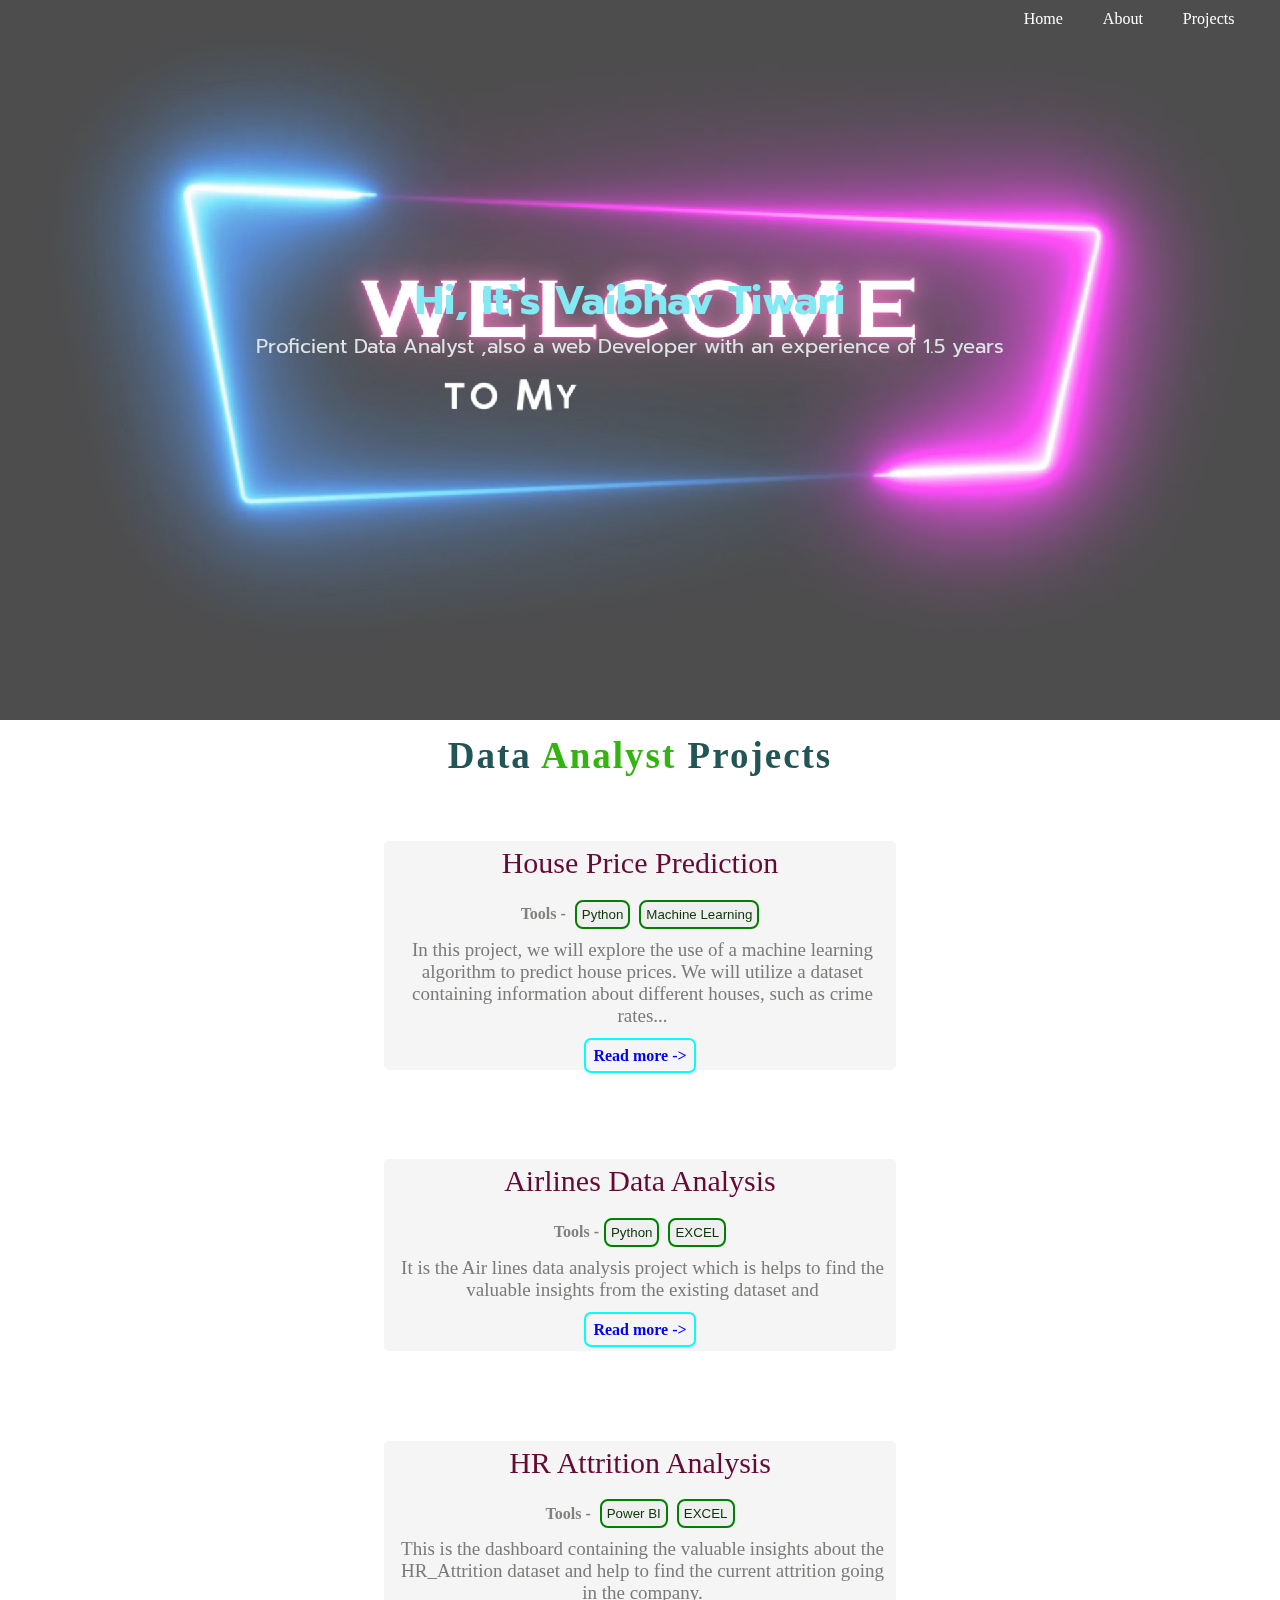
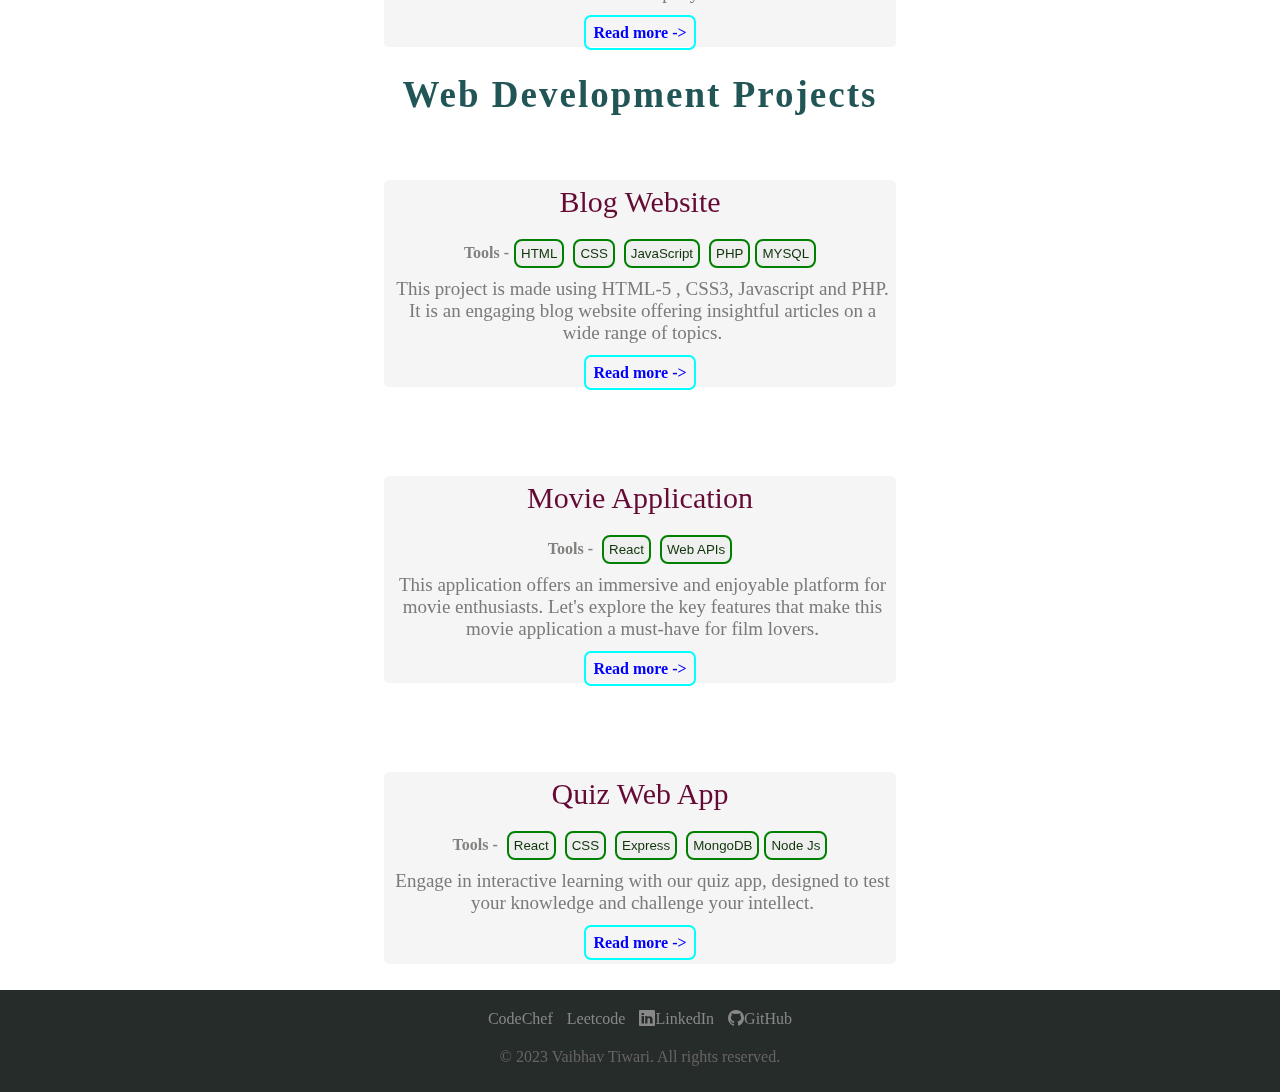
<file: index.html>
<!DOCTYPE html>
<html lang="en">
<head>
    <meta charset="UTF-8">
    <meta name="viewport" content="width=device-width, initial-scale=1.0">
    <title>Home Page</title>
    
  <link href="https://cdn.jsdelivr.net/npm/bootstrap-icons@1.7.2/font/bootstrap-icons.css" rel="stylesheet">
    <link rel="stylesheet" href="index.css">
</head>
<body>
    
<div class="container">
    <nav>
        <ul class="menubar">
            <li><a href="index.html">Home</a></li>
            <li><a href="about.html">About</a></li>
            <li><a href="projects.html">Projects</a></li>
        </ul>
    </nav>


    <div class="navbar_container">
        <div class="container_tag">
            <h3 class="tagline">Hi, It`s Vaibhav Tiwari</h3>
            <small class="tagline_small_content">Proficient Data Analyst ,also a web Developer with an experience of 1.5 years </small>
        </div>
        
        <video src="./All_projects/project images/To my website.mp4" class="background_container" autoplay muted loop>
            Sorry, your browser doesn't support embedded videos.
          </video>
          


    </div>

<div class="projects">
<div class="Data_Analysis_projects">Data <span class="development">Analyst </span>Projects</div>
<div class="cardsCollection">
    <div class="card1">
        <span class="card1_title">House Price Prediction</span>
        <h4 class="tools"> Tools - <button class="btns-tools">Python</button>  <button class="btns-tools">  Machine Learning </button></h4>
        <summary class="card1_summary1">In this project, we will explore the use of a machine learning algorithm to predict house prices. We will utilize a dataset containing information about different houses, 
            such as crime rates... </summary>
             <a href="https://github.com/vaibhavUsa05/House-Price-Prediction" class="read-more">Read more -></a>
    </div>
    <div class="card2">
        <span class="card2_title">Airlines Data Analysis</span>
        <h4 class="tools"> Tools -<button class="btns-tools">Python</button>  <button class="btns-tools">EXCEL</button></h4>
        <summary class="card2_summary2">It is the Air lines data analysis project which is helps to find the valuable insights from the existing dataset and</summary>
             <a href="https://github.com/vaibhavUsa05/Airlines_Data-Analysis" class="read-more">Read more -></a>
    </div>
    <div class="card3">
        <span class="card3_title">HR Attrition Analysis</span>
        <h4 class="tools"> Tools - <button class="btns-tools">Power BI</button>  <button class="btns-tools">EXCEL</button> </h4>
        <summary class="card3_summary3">This is the dashboard containing the valuable insights about the HR_Attrition dataset 
            and help to find the current attrition going in the company.</summary>
             <a href="https://github.com/vaibhavUsa05/HR_Dataset_Visualisation" class="read-more">Read more -></a>
    </div>
</div>
</div>

    <div class="web_developemnt_projects">Web  <span class="Analyst">Development </span>Projects</div>
    <div class="cardsCollection">
        <div class="card1">
            <span class="card1_title">Blog Website</span>
            <h4 class="tools"> Tools -<button class="btns-tools">HTML</button>  <button class="btns-tools">CSS</button>
                <button class="btns-tools">JavaScript
                </button>  <button class="btns-tools">PHP</button><button class="btns-tools">MYSQL</button>
            </h4>
            <summary class="card1_summary1"> This project is made using  HTML-5 , CSS3, Javascript and PHP. 
                It is an engaging blog website offering insightful articles on a wide range of topics.
            </summary>
                 <a href="https://github.com/vaibhavUsa05/Blog-Website" class="read-more">Read more -></a>
        </div>
        <div class="card2">
            <span class="card2_title">Movie Application </span>
            <h4 class="tools"> Tools - <button class="btns-tools">React</button>  <button class="btns-tools">Web APIs</button> </h4>
            <summary class="card2_summary2"> This application offers an immersive and enjoyable platform for movie enthusiasts. 
                Let's explore the key features that make this movie application a must-have for film lovers.</summary>
                 <a href="https://github.com/vaibhavUsa05/HR_Dataset_Visualisation" class="read-more">Read more -></a>
        </div>
        <div class="card3">
            <span class="card3_title">Quiz Web App</span>
            <h4 class="tools"> Tools - <button class="btns-tools">React</button> <button class="btns-tools">CSS</button> <button class="btns-tools">Express</button>
                <button class="btns-tools">MongoDB</button><button class="btns-tools">Node Js</button>
            </h4>
            <summary class="card3_summary3">Engage in interactive learning with our quiz app, 
                designed to test your knowledge and challenge your intellect.</summary>
                 <a href="https://github.com/vaibhavUsa05/Quiz-App" class="read-more">Read more -></a>
        </div>
        <footer>
            <a href="https://www.codechef.com/users/vaibhav_83"><i class="bi bi-codechef"></i>CodeChef</a>
            <a href="https://leetcode.com/vaibhav_79/"><i class="bi bi-hackerrank"></i>Leetcode</a>
            <a href="https://www.linkedin.com/in/vaibhav-tiwari-1631a5248/"><i class="bi bi-linkedin"></i>LinkedIn</a>
            <a href="https://github.com/vaibhavUsa05/"><i class="bi bi-github"></i>GitHub</a>
            <br>
            
        </footer>
        <p class="copyright">
            &copy; 2023 Vaibhav Tiwari. All rights reserved.
        </p>
    </div>
  






  
</div>

</body>
</html>
</file>
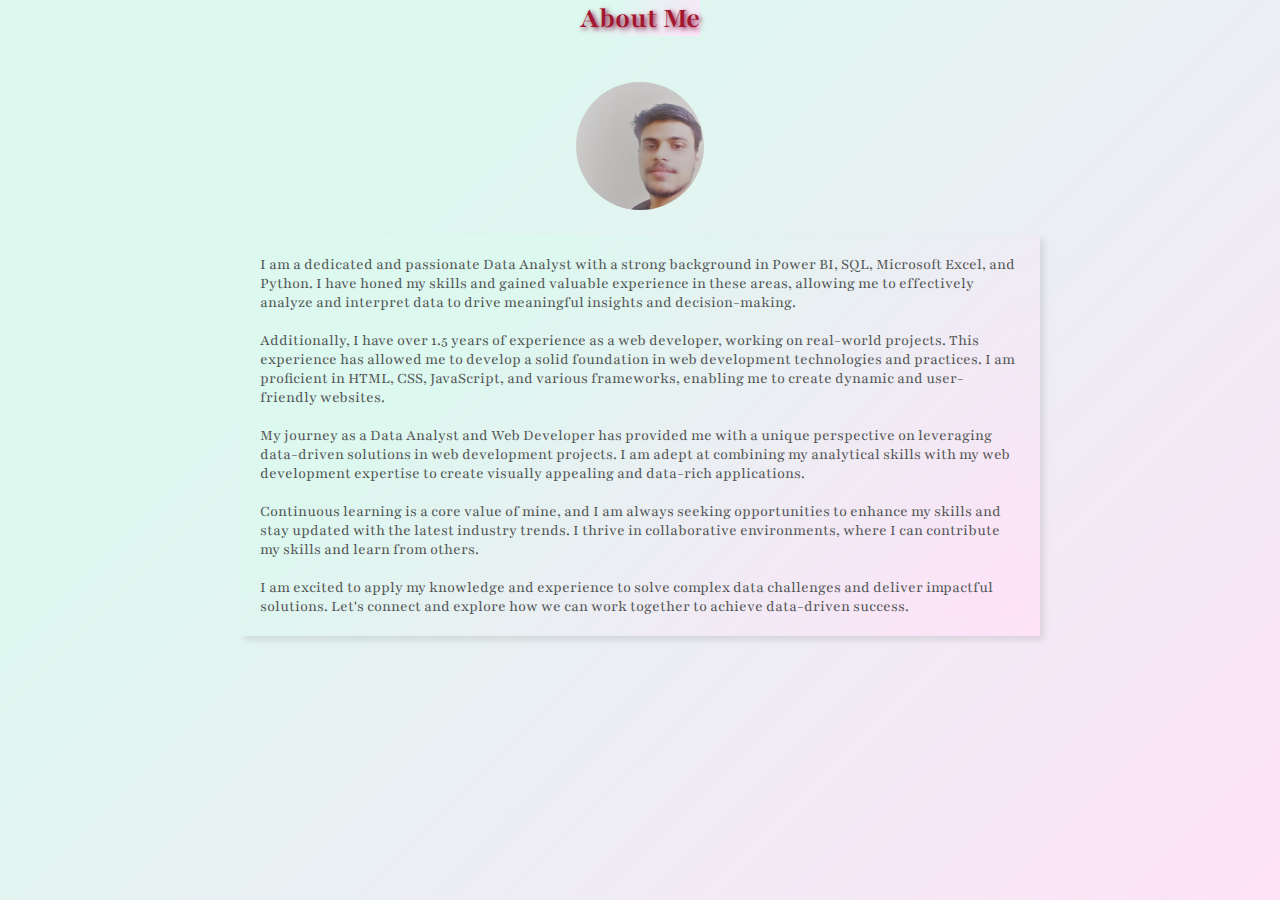
<file: about.html>
<!DOCTYPE html>
<html lang="en">
<head>
    <meta charset="UTF-8">
    <meta name="viewport" content="width=device-width, initial-scale=1.0">
    <title>About</title>
    <link rel="stylesheet" href="about.css">
</head>
<body>
    <div class="container">
        <h1 class="container_about">About Me</h1>
        <img src="vaibhav.jpeg" alt="My_image" class="person">

        <div class="about_content">
            <p>
                I am a dedicated and passionate Data Analyst with a strong background in Power BI, SQL, Microsoft Excel, and Python. I have honed my skills and gained valuable experience in these areas, allowing me to effectively analyze and interpret data to drive meaningful insights and decision-making.
        
                <br><br>
        
                Additionally, I have over 1.5 years of experience as a web developer, working on real-world projects. This experience has allowed me to develop a solid foundation in web development technologies and practices. I am proficient in HTML, CSS, JavaScript, and various frameworks, enabling me to create dynamic and user-friendly websites.
        
                <br><br>
        
                My journey as a Data Analyst and Web Developer has provided me with a unique perspective on leveraging data-driven solutions in web development projects. I am adept at combining my analytical skills with my web development expertise to create visually appealing and data-rich applications.
        
                <br><br>
        
                Continuous learning is a core value of mine, and I am always seeking opportunities to enhance my skills and stay updated with the latest industry trends. I thrive in collaborative environments, where I can contribute my skills and learn from others.
        
                <br><br>
        
                I am excited to apply my knowledge and experience to solve complex data challenges and deliver impactful solutions. Let's connect and explore how we can work together to achieve data-driven success.
            </p>
        </div>
    </div>
</body>
</html>
</file>
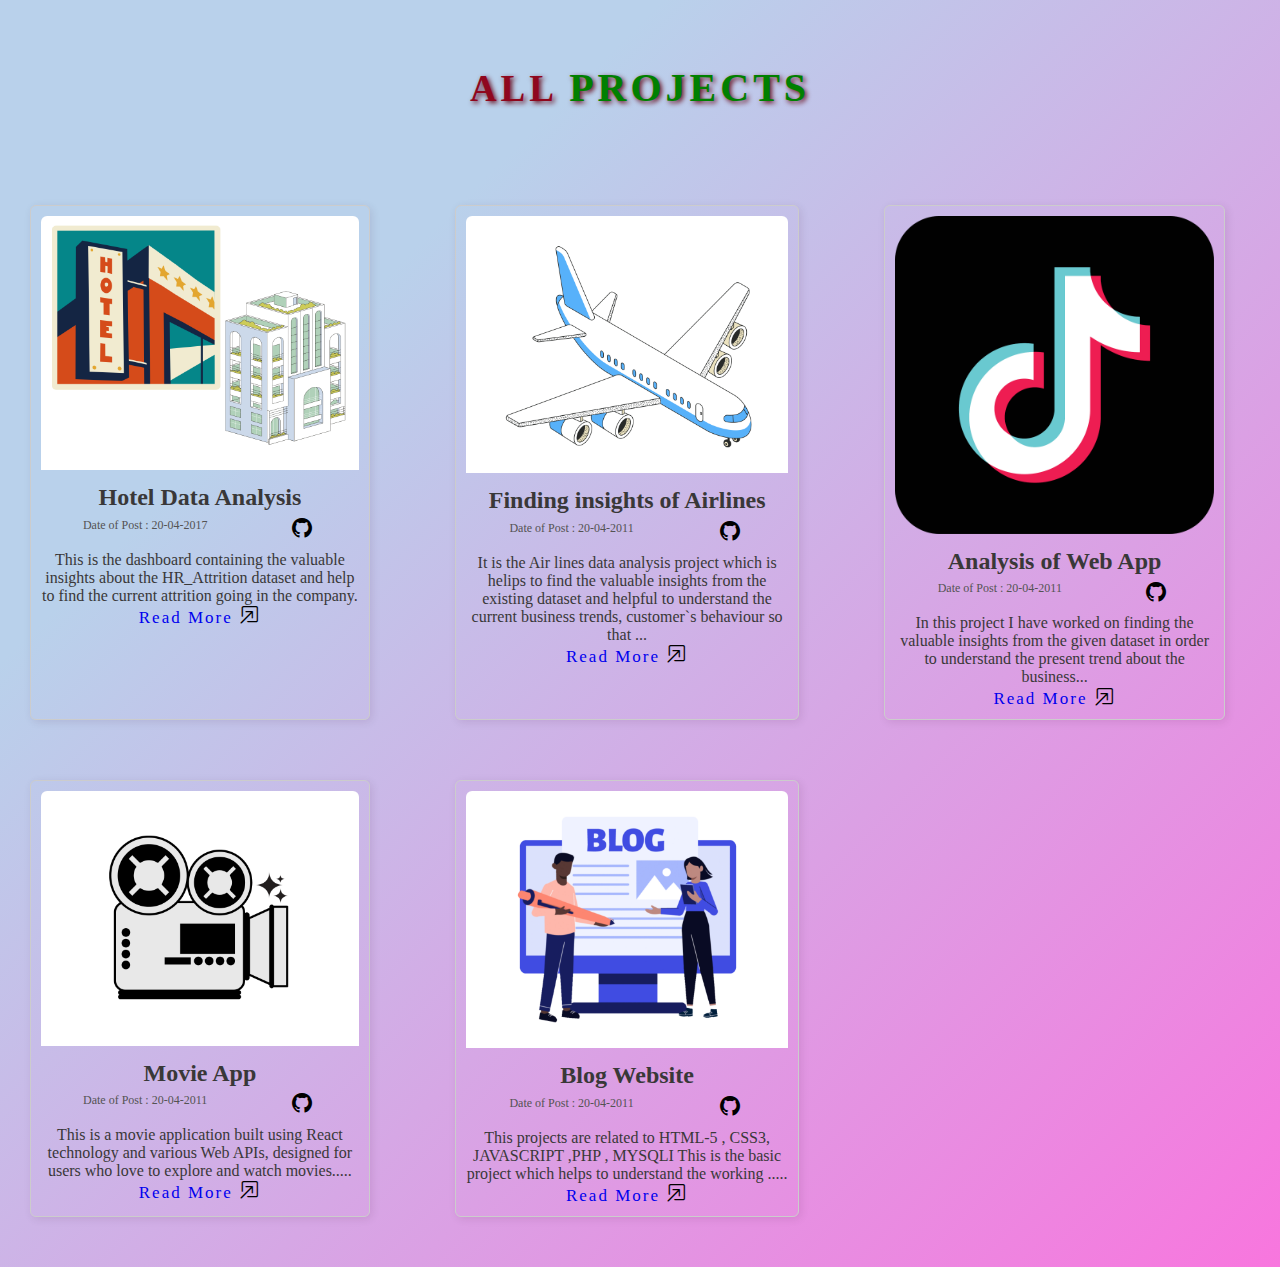
<file: Projects.html>
<!DOCTYPE html>
<html lang="en">
<head>
  <meta charset="UTF-8">
  <meta name="viewport" content="width=device-width, initial-scale=1.0">
  <title>All Projects</title>

  <link href="https://cdn.jsdelivr.net/npm/bootstrap-icons@1.7.2/font/bootstrap-icons.css" rel="stylesheet">
  <link rel="stylesheet" href="projects.css">
</head>
<body>
    
    <div class="projects_Collection">ALL <span class="projects_Collection_2">PROJECTS</span></div>
  <div class="projects">
    <div class="card">
        <img src="./All_projects/project images/hotel_images.png" alt="project_image">
        <div class="card-content">
          <h1 class="card-title">Hotel Data Analysis</h1>
          <div class="dates_flex">
            <small class="card-date">Date of Post : 20-04-2017</small>
            <a href="https://github.com/vaibhavUsa05/Hotel-Data-Analysis" class="card-link"><i class="bi bi-github"></i></a></div>
          <p>
            This is the dashboard containing the valuable insights about the HR_Attrition dataset and help to find the current attrition going in the company.
          </p>
        </div>
        <a href="./All_projects/hotel_data_analysis.html" class="card-link_readMore"> Read More <i class="bi bi-box-arrow-in-up-right"></i></a>
      </div>
      <div class="card">
        <img src="./All_projects/project images/airplanes_images.png" alt="project_image">
        <div class="card-content">
          <h1 class="card-title">Finding insights of Airlines </h1>
          <div class="dates_flex">
            <small class="card-date">Date of Post : 20-04-2011</small>
            <a href="https://github.com/vaibhavUsa05/Airlines_Data-Analysis" class="card-link"><i class="bi bi-github"></i></a></div>
          <p>
            It is the Air lines data analysis project which is helips to find the valuable insights from the existing dataset and helpful  to understand the current business trends, customer`s behaviour so that ...
          </p>
        </div>
        <a href="./All_projects/airlines_data_analysis.html" class="card-link_readMore"> Read More <i class="bi bi-box-arrow-in-up-right"></i></a>
      </div>
      <div class="card">
        <img src="./All_projects/project images/ticktok_image.png" alt="project_image">
        <div class="card-content">
          <h1 class="card-title">Analysis of Web App</h1>
          <div class="dates_flex">
            <small class="card-date">Date of Post : 20-04-2011</small>
            <a href="https://github.com/vaibhavUsa05/Data-Analysis-using-SQL-and-Power-BI" class="card-link"><i class="bi bi-github"></i></a></div>
          <p>
            In this project I have worked on finding the valuable insights from the given dataset in order to understand the present trend about the business...
          </p>
        </div>
        <a href="./All_projects/tiktok.html" class="card-link_readMore"> Read More <i class="bi bi-box-arrow-in-up-right"></i></a>
      </div>
      <div class="card">
        <img src="./All_projects/project images/movie_image.png" alt="project_image">
        <div class="card-content">
          <h1 class="card-title">Movie App</h1>
          <div class="dates_flex">
            <small class="card-date">Date of Post : 20-04-2011</small>
            <a href="https://github.com/vaibhavUsa05/movie-app" class="card-link"><i class="bi bi-github"></i></a></div>
          <p>This is a movie application built using React technology and various Web APIs, designed for users who love to explore and watch movies.....
          </p>
        </div>
        <a href="./All_projects/movie_app.html" class="card-link_readMore"> Read More <i class="bi bi-box-arrow-in-up-right"></i></a>
      </div>
    
      <div class="card">
        <img src="./All_projects/project images/blog_image.png" alt="project_image">
        <div class="card-content">
          <h1 class="card-title">Blog Website</h1>
          <div class="dates_flex">
            <small class="card-date">Date of Post : 20-04-2011</small>
            <a href="https://github.com/vaibhavUsa05/Blog_Website" class="card-link"><i class="bi bi-github"></i></a></div>
          <p> This projects are related to HTML-5 , CSS3, JAVASCRIPT ,PHP , MYSQLI This is the basic project which helps to understand the working .....

          </p>
        </div>
        <a href="./All_projects/blog_website.html" class="card-link_readMore"> Read More <i class="bi bi-box-arrow-in-up-right"></i></a>
      </div>
  </div>
</body>
</html>
</file>
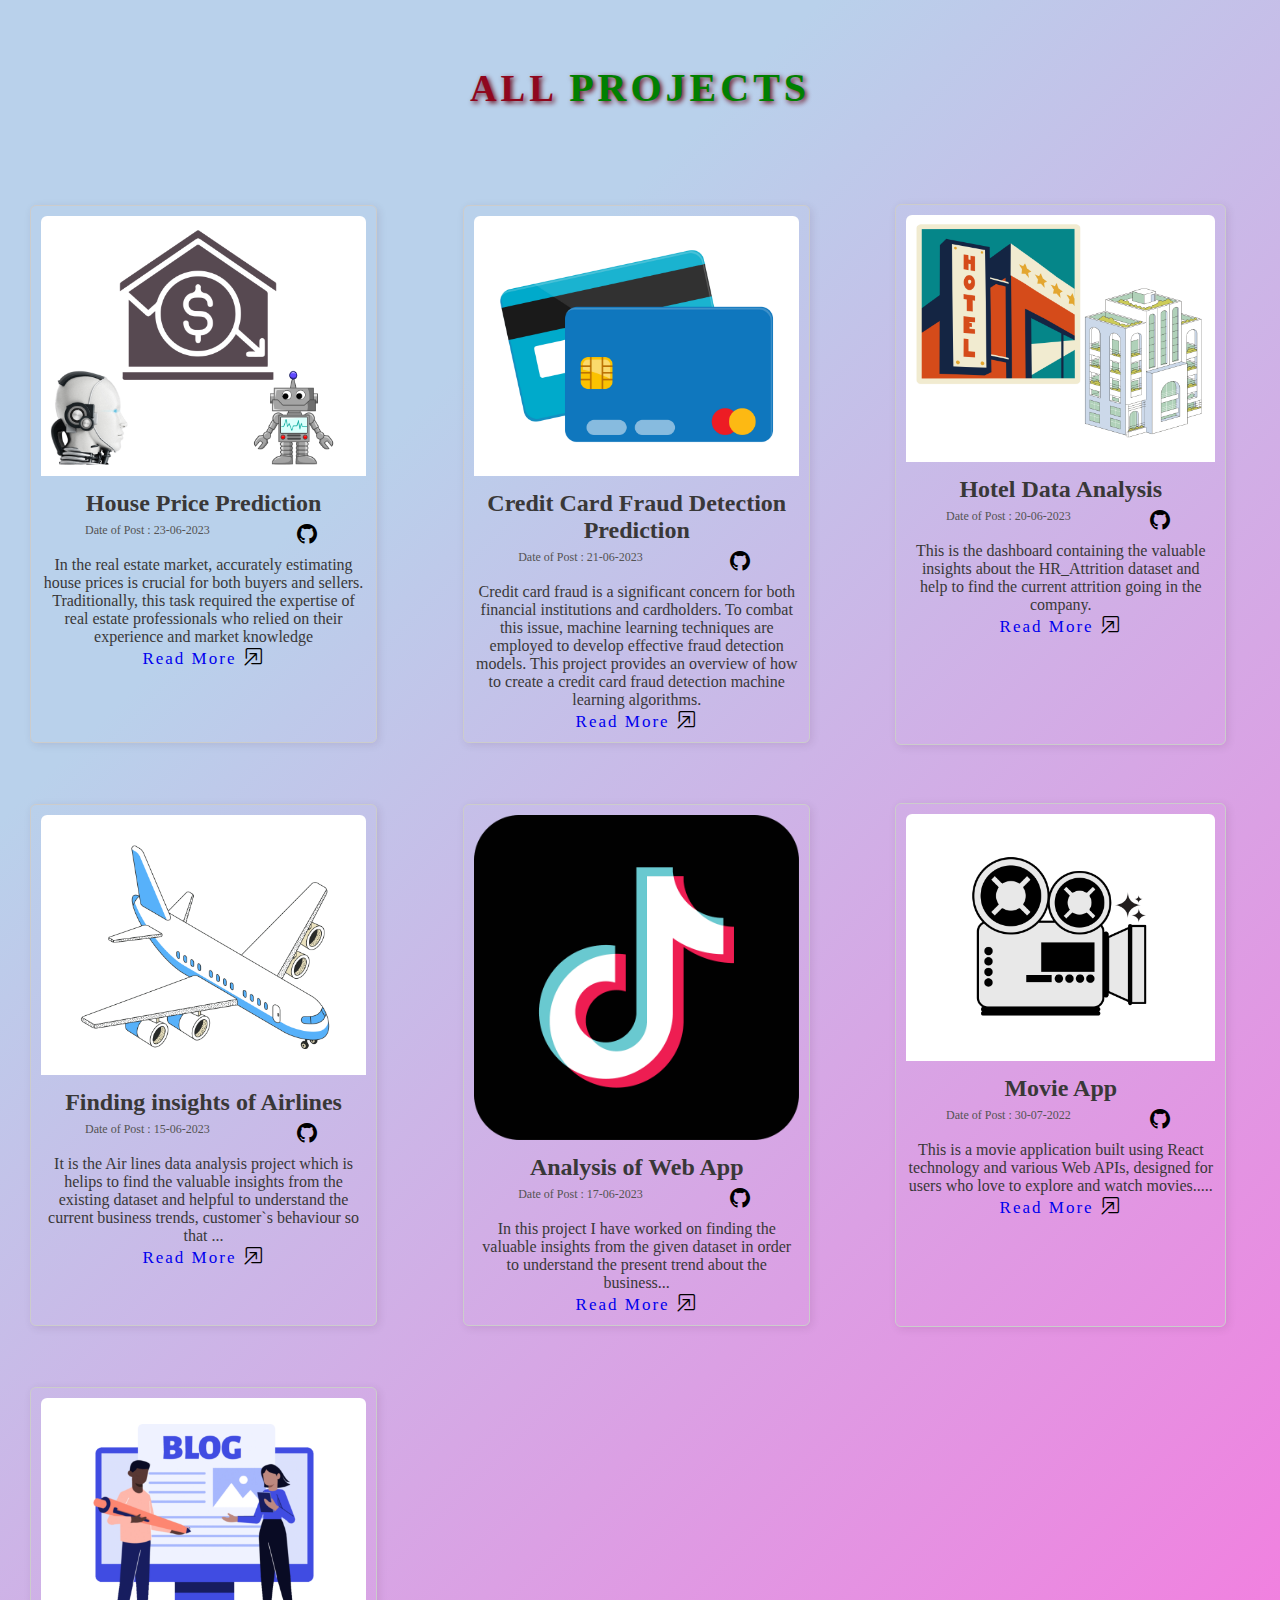
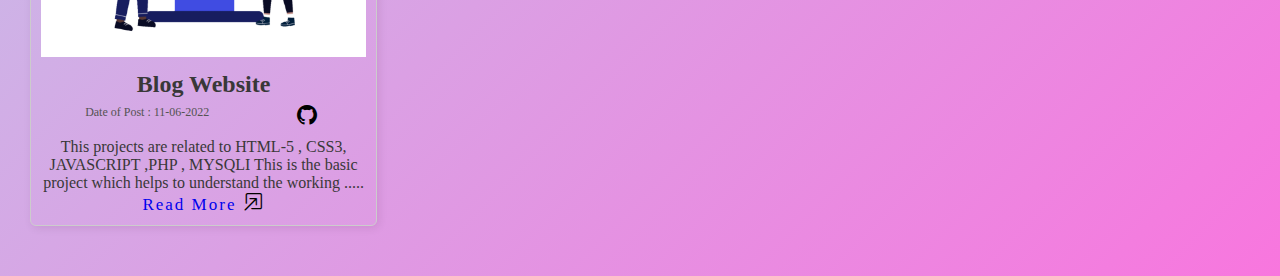
<file: projects.html>
<!DOCTYPE html>
<html lang="en">
<head>
  <meta charset="UTF-8">
  <meta name="viewport" content="width=device-width, initial-scale=1.0">
  <title>All Projects</title>

  <link href="https://cdn.jsdelivr.net/npm/bootstrap-icons@1.7.2/font/bootstrap-icons.css" rel="stylesheet">
  <link rel="stylesheet" href="projects.css">
</head>
<body>
    
    <div class="projects_Collection">ALL <span class="projects_Collection_2">PROJECTS</span></div>
  <div class="projects">
    <div class="card">
      <img src="./All_projects/project images/ml_home_page_image2.png" alt="project_image">
      <div class="card-content">
        <h1 class="card-title">House Price Prediction</h1>
        <div class="dates_flex">
          <small class="card-date">Date of Post : 23-06-2023</small>
          <a href="https://github.com/vaibhavUsa05/House-Price-Prediction" class="card-link"><i class="bi bi-github"></i></a></div>
        <p>
          In the real estate market, accurately estimating house prices is crucial for both buyers and sellers.
           Traditionally, this task required the expertise of real estate professionals who relied on their experience and market knowledge  </p>
      </div>
      <a href="./All_projects/House Price Prediction.html" class="card-link_readMore"> Read More <i class="bi bi-box-arrow-in-up-right"></i></a>
    </div>

    <div class="card">
      <img src="./All_projects/project images/Credit_Card_image.png" alt="project_image">
      <div class="card-content">
        <h1 class="card-title">Credit Card Fraud Detection Prediction</h1>
        <div class="dates_flex">
          <small class="card-date">Date of Post : 21-06-2023</small>
          <a href="https://github.com/vaibhavUsa05/Credit-Card-Fraud-Detection---Machine-Learning" class="card-link"><i class="bi bi-github"></i></a></div>
        <p>
          Credit card fraud is a significant concern for both financial institutions and cardholders. To combat this issue, machine learning techniques are employed to develop effective fraud detection models. 
          This project provides an overview of how to create a credit card fraud detection machine learning algorithms.  </p>
      </div>
      <a href="./All_projects/credit_card_fraud_detection_project.html" class="card-link_readMore"> Read More <i class="bi bi-box-arrow-in-up-right"></i></a>
    </div>
    <div class="card">
        <img src="./All_projects/project images/hotel_images.png" alt="project_image">
        <div class="card-content">
          <h1 class="card-title">Hotel Data Analysis</h1>
          <div class="dates_flex">
            <small class="card-date">Date of Post : 20-06-2023</small>
            <a href="https://github.com/vaibhavUsa05/Hotel-Data-Analysis" class="card-link"><i class="bi bi-github"></i></a></div>
          <p>
            This is the dashboard containing the valuable insights about the HR_Attrition dataset and help to find the current attrition going in the company.
          </p>
        </div>
        <a href="./All_projects/hotel_data_analysis.html" class="card-link_readMore"> Read More <i class="bi bi-box-arrow-in-up-right"></i></a>
      </div>
      <div class="card">
        <img src="./All_projects/project images/airplanes_images.png" alt="project_image">
        <div class="card-content">
          <h1 class="card-title">Finding insights of Airlines </h1>
          <div class="dates_flex">
            <small class="card-date">Date of Post : 15-06-2023</small>
            <a href="https://github.com/vaibhavUsa05/Airlines_Data-Analysis" class="card-link"><i class="bi bi-github"></i></a></div>
          <p>
            It is the Air lines data analysis project which is helips to find the valuable insights from the existing dataset and helpful  to understand the current business trends, customer`s behaviour so that ...
          </p>
        </div>
        <a href="./All_projects/airlines_data_analysis.html" class="card-link_readMore"> Read More <i class="bi bi-box-arrow-in-up-right"></i></a>
      </div>
      <div class="card">
        <img src="./All_projects/project images/ticktok_image.png" alt="project_image">
        <div class="card-content">
          <h1 class="card-title">Analysis of Web App</h1>
          <div class="dates_flex">
            <small class="card-date">Date of Post : 17-06-2023</small>
            <a href="https://github.com/vaibhavUsa05/Data-Analysis-using-SQL-and-Power-BI" class="card-link"><i class="bi bi-github"></i></a></div>
          <p>
            In this project I have worked on finding the valuable insights from the given dataset in order to understand the present trend about the business...
          </p>
        </div>
        <a href="./All_projects/tiktok.html" class="card-link_readMore"> Read More <i class="bi bi-box-arrow-in-up-right"></i></a>
      </div>
      <div class="card">
        <img src="./All_projects/project images/movie_image.png" alt="project_image">
        <div class="card-content">
          <h1 class="card-title">Movie App</h1>
          <div class="dates_flex">
            <small class="card-date">Date of Post : 30-07-2022</small>
            <a href="https://github.com/vaibhavUsa05/movie-app" class="card-link"><i class="bi bi-github"></i></a></div>
          <p>This is a movie application built using React technology and various Web APIs, designed for users who love to explore and watch movies.....
          </p>
        </div>
        <a href="./All_projects/movie_app.html" class="card-link_readMore"> Read More <i class="bi bi-box-arrow-in-up-right"></i></a>
      </div>
    
      <div class="card">
        <img src="./All_projects/project images/blog_image.png" alt="project_image">
        <div class="card-content">
          <h1 class="card-title">Blog Website</h1>
          <div class="dates_flex">
            <small class="card-date">Date of Post : 11-06-2022</small>
            <a href="https://github.com/vaibhavUsa05/Blog_Website" class="card-link"><i class="bi bi-github"></i></a></div>
          <p> This projects are related to HTML-5 , CSS3, JAVASCRIPT ,PHP , MYSQLI This is the basic project which helps to understand the working .....

          </p>
        </div>
        <a href="./All_projects/blog_website.html" class="card-link_readMore"> Read More <i class="bi bi-box-arrow-in-up-right"></i></a>
      </div>
  </div>
</body>
</html>
</file>
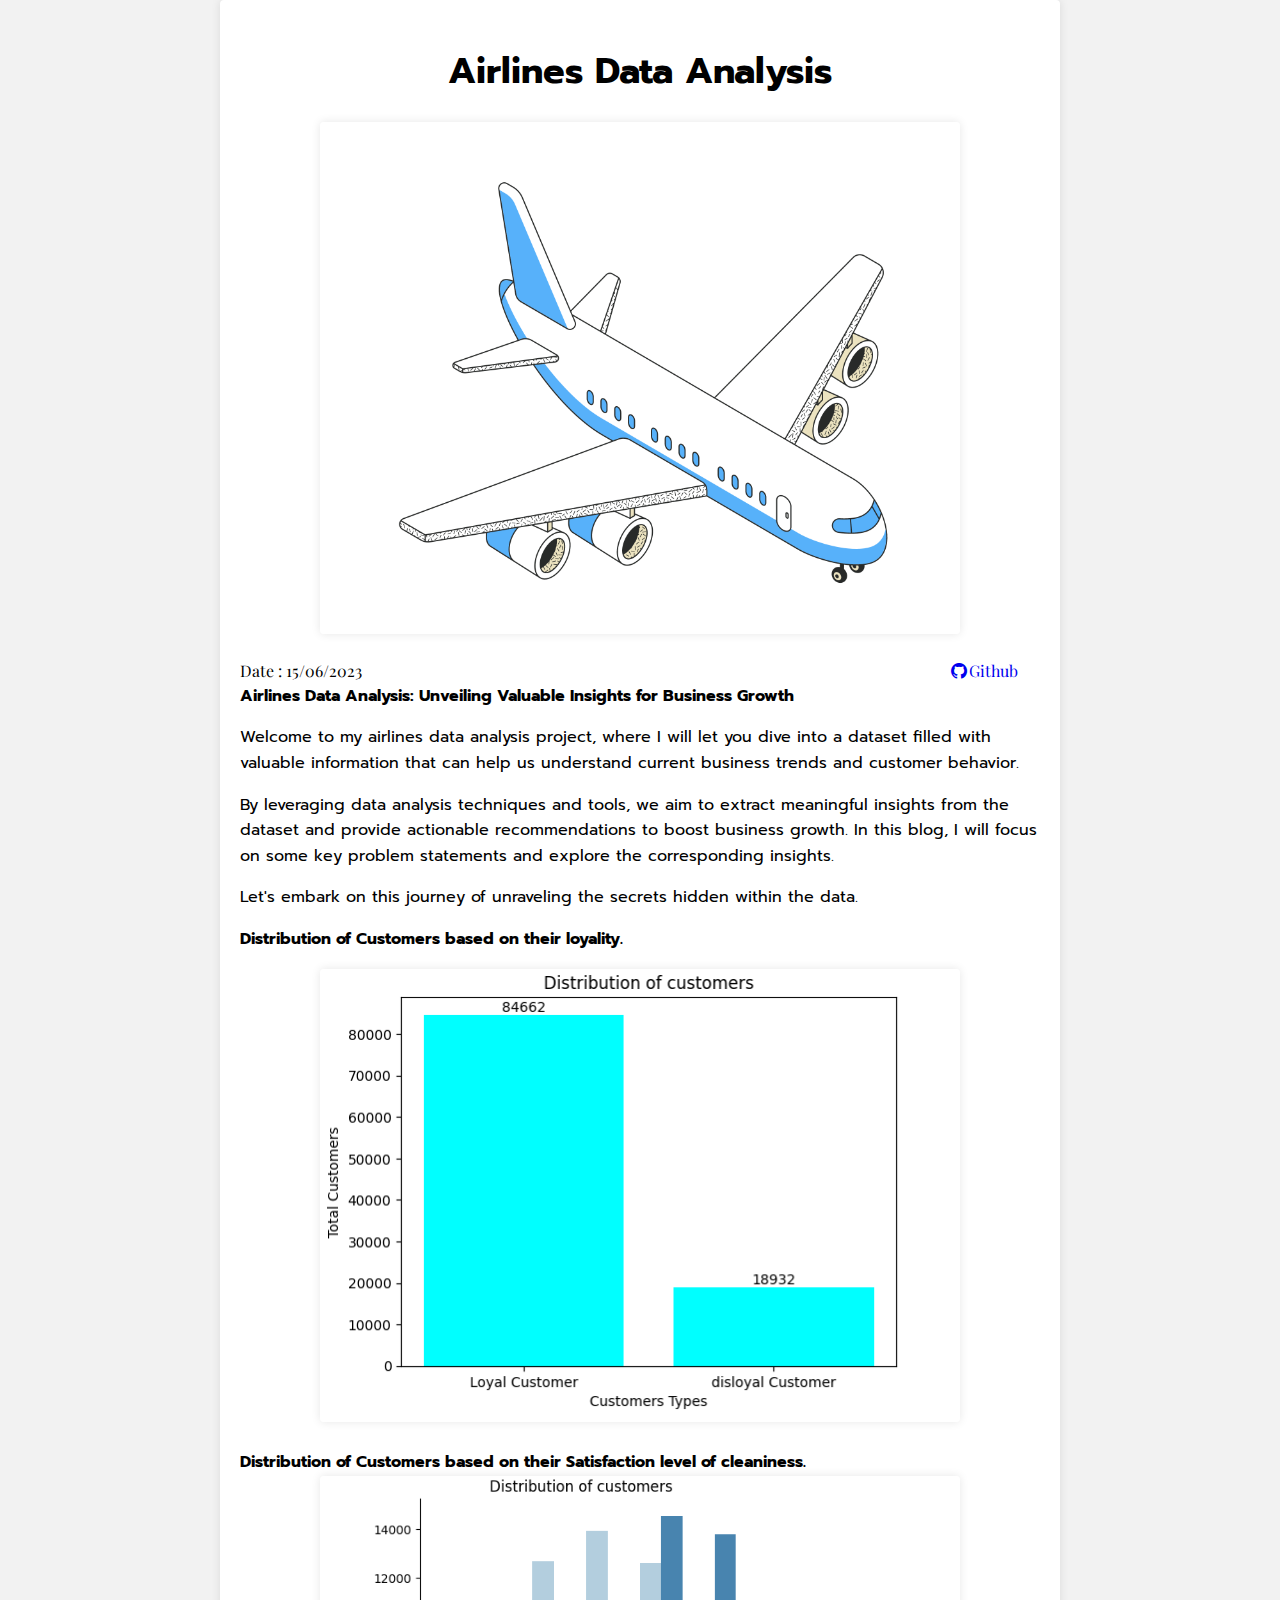
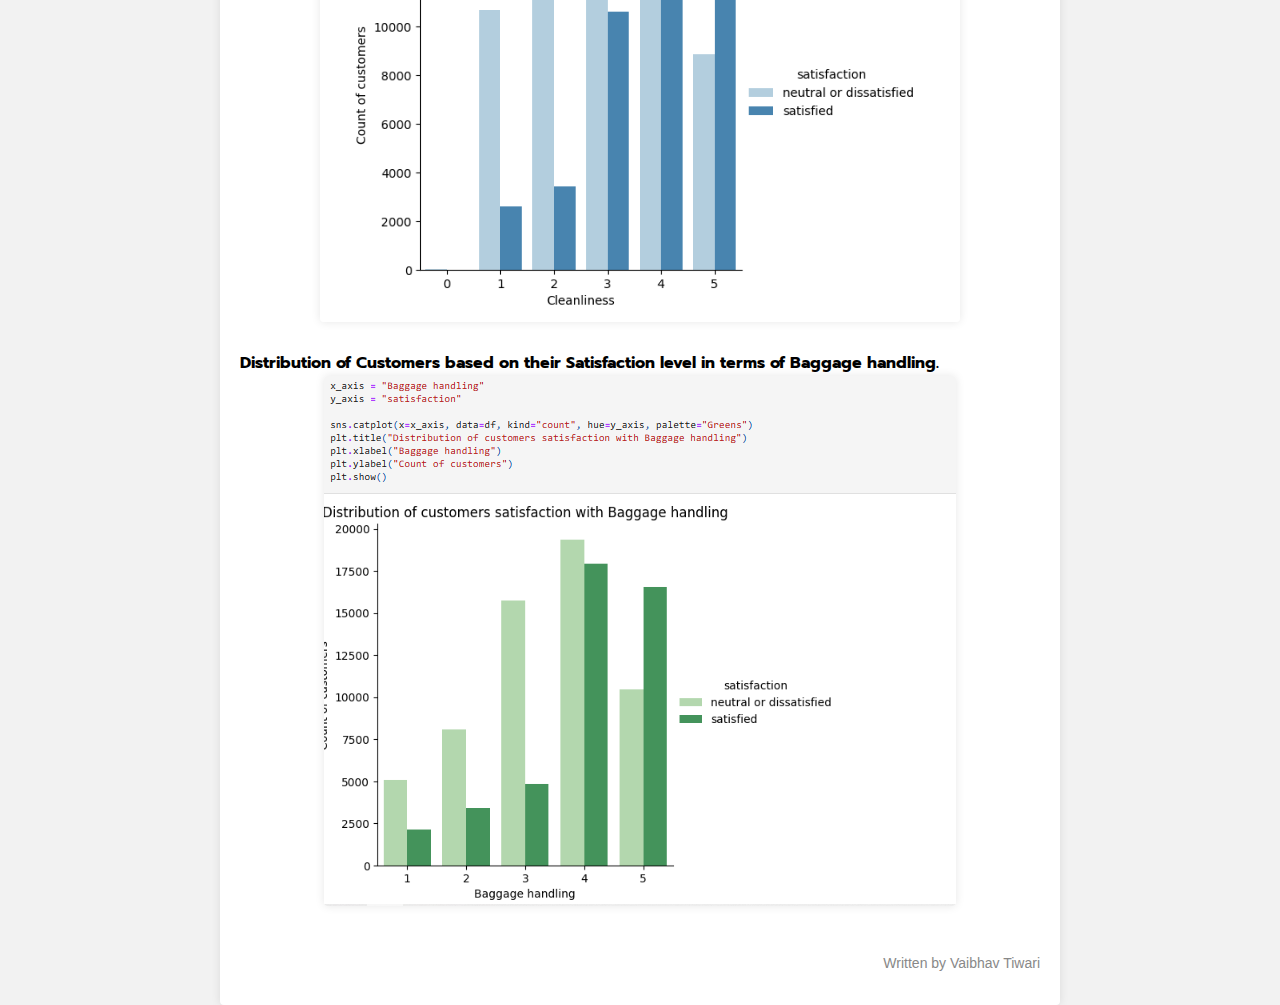
<file: All_projects/airlines_data_analysis.html>
<!DOCTYPE html>
<html lang="en">
<head>
  <meta charset="UTF-8">
  <meta name="viewport" content="width=device-width, initial-scale=1.0">
  <title>Airlines Data Analysis</title>
  <link href="https://cdn.jsdelivr.net/npm/bootstrap-icons@1.7.2/font/bootstrap-icons.css" rel="stylesheet">
  <link rel="stylesheet" href="blog.css">
</head>
<body>
  <div class="container">
    <header>
      <h1 class="title">Airlines Data Analysis</h1>
    </header>
    <main>
      <article>
        <div class="image-container">
          <img src="./project images/airplanes_images.png" alt="Airlines Image">
        </div>
        <div class="content">
          <div class="date_links">
            
            <span class="date_post">Date :  15/06/2023</span>
              <a href="https://github.com/vaibhavUsa05/Blog_Website" class="card-link"><i class="bi bi-github"></i>Github</a>
            </div>
             <b>Airlines Data Analysis: Unveiling Valuable Insights for Business Growth</b>
          <p>
            Welcome to my airlines data analysis project, where I will let you dive into a dataset filled with valuable information that can help us understand current business trends and customer behavior. 
            <p>By leveraging data analysis techniques and tools, we aim to extract meaningful insights from the dataset and provide actionable recommendations to boost business growth. In this blog, I will focus on some key problem statements and explore the corresponding insights. 
            </p> 
            Let's embark on this journey of unraveling the secrets hidden within the data.
          </p>
          <p>
<b class="bold_centre"> Distribution of Customers based on their loyality.</b>
<div class="image-container">
  <img src="./project images/airlines_image1.png" alt="Airlines Image">
</div>
<b class="bold_centre"> Distribution of Customers based on their Satisfaction level of cleaniness.</b><br>
<div class="image-container">
  <img src="./project images/airlines_image2.png" alt="Airlines Image">
</div>
<b class="bold_centre"> Distribution of Customers based on their Satisfaction level in terms of Baggage handling.</b><br>
<div class="image-container">
  <img src="./project images/airlines_image3.png" alt="Airlines Image">
</div>



          </p>
        </div>
      </article>
    </main>
    <footer>
      <p class="author">Written by Vaibhav Tiwari</p>
    </footer>
  </div>
</body>
</html>
</file>
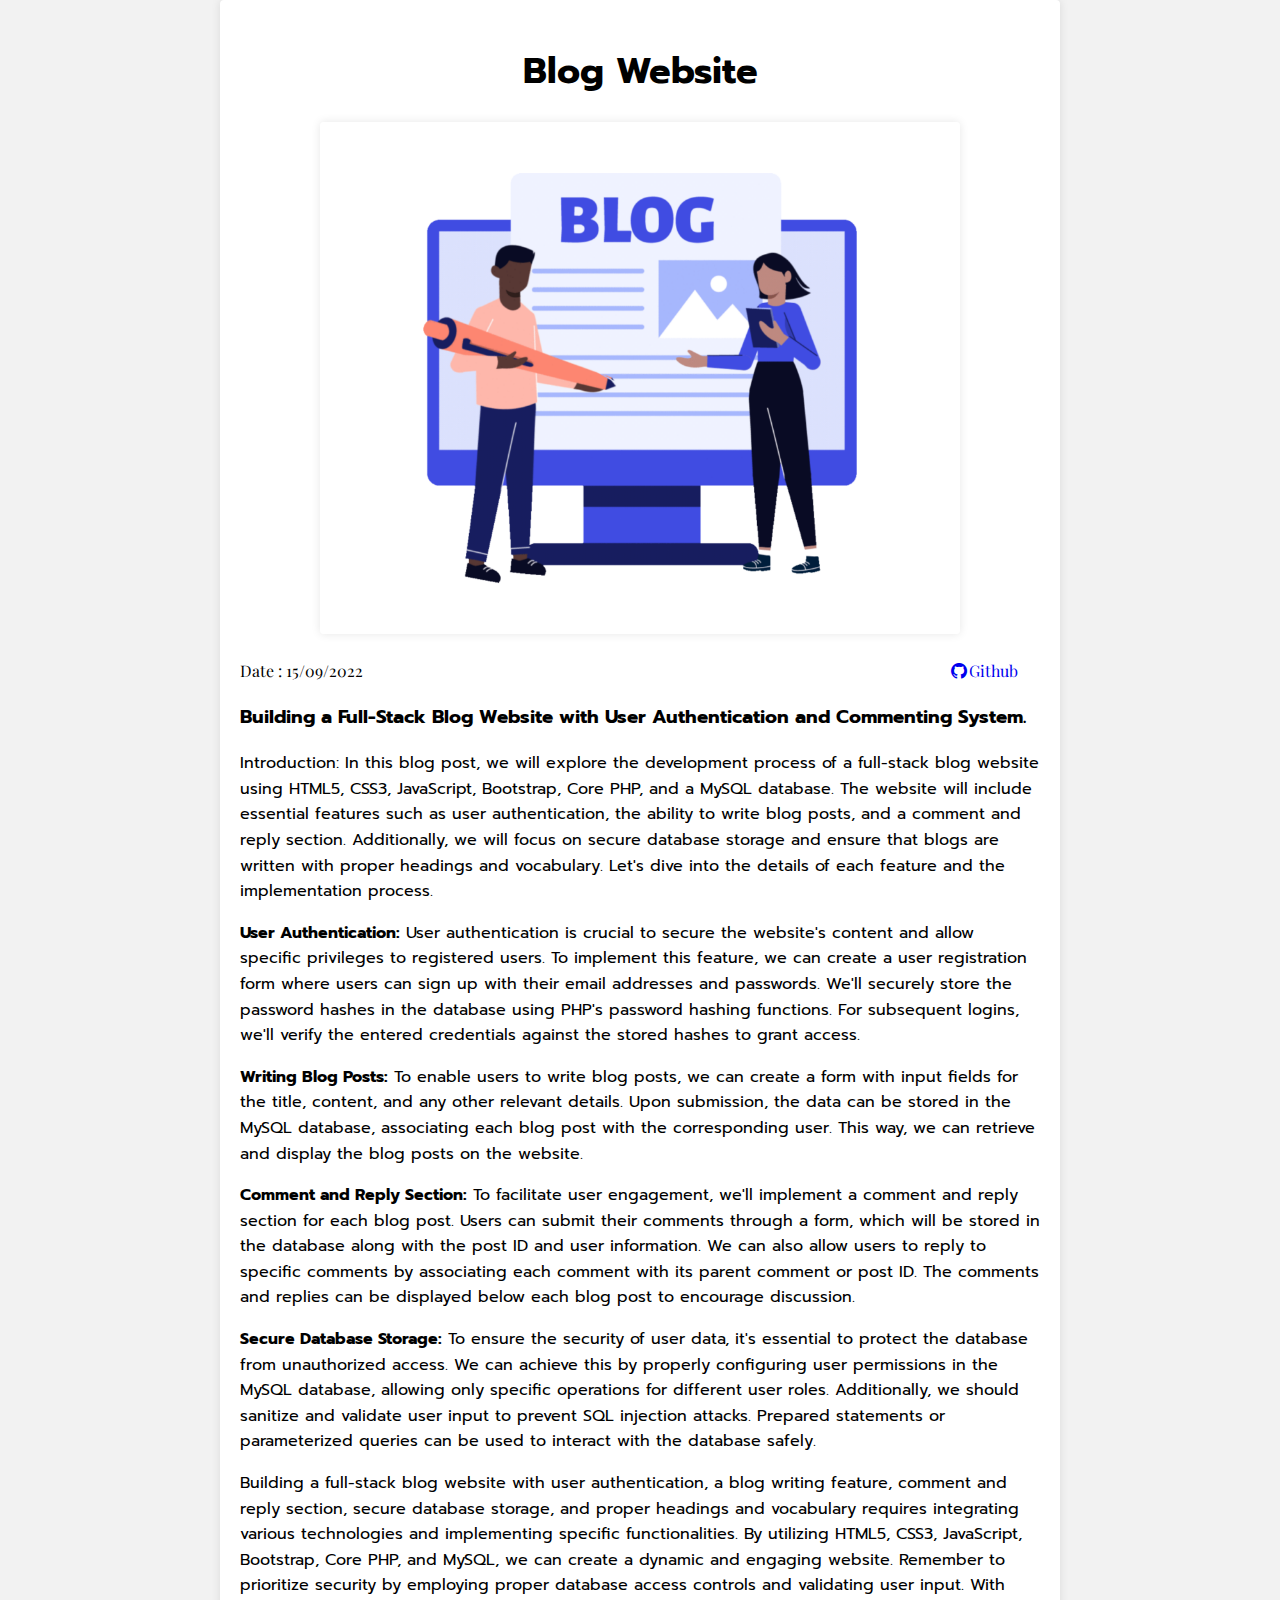
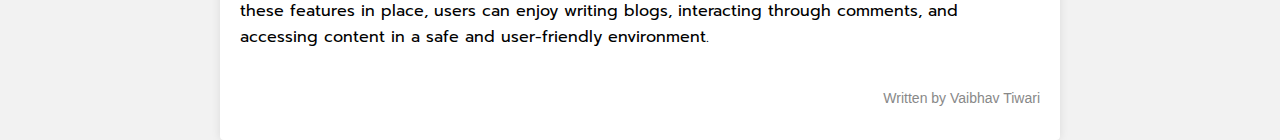
<file: All_projects/blog_website.html>
<!DOCTYPE html>
<html lang="en">
<head>
  <meta charset="UTF-8">
  <meta name="viewport" content="width=device-width, initial-scale=1.0">
  <title> Blog Website</title>
  
  <link href="https://cdn.jsdelivr.net/npm/bootstrap-icons@1.7.2/font/bootstrap-icons.css" rel="stylesheet">
  <link rel="stylesheet" href="blog.css">
</head>
<body>
  <div class="container">
    <header>
      <h1 class="title"> Blog Website </h1>
    </header>
    <main>
      <article>
        <div class="image-container">
          <img src="./project images/blog_image.png" alt="Airlines Image">
        </div>
        <div class="content">
          <div class="date_links">
            
          <span class="date_post">Date :  15/09/2022</span>
            <a href="https://github.com/vaibhavUsa05/Blog_Website" class="card-link"><i class="bi bi-github"></i>Github</a>
          </div>
          <h3>Building a Full-Stack Blog Website with User Authentication and Commenting System.</h3>
          <p>Introduction:
            In this blog post, we will explore the development process of a full-stack blog website using HTML5, CSS3, JavaScript, Bootstrap, Core PHP, and a MySQL database. The website will include essential features such as user authentication, the ability to write blog posts, and a comment and reply section. Additionally, we will focus on secure database storage and ensure that blogs are written with proper headings and vocabulary. Let's dive into the details of each feature and the implementation process.
            
             <p>

              <b>User Authentication:</b>
              User authentication is crucial to secure the website's content and allow specific privileges to registered users. To implement this feature, we can create a user registration form where users can sign up with their email addresses and passwords. We'll securely store the password hashes in the database using PHP's password hashing functions. For subsequent logins, we'll verify the entered credentials against the stored hashes to grant access.
             </p>

              <p>
              <b>Writing Blog Posts:</b>
              To enable users to write blog posts, we can create a form with input fields for the title, content, and any other relevant details. Upon submission, the data can be stored in the MySQL database, associating each blog post with the corresponding user. This way, we can retrieve and display the blog posts on the website.
            
             </p> 

              <p><b>Comment and Reply Section:</b>
                To facilitate user engagement, we'll implement a comment and reply section for each blog post. Users can submit their comments through a form, which will be stored in the database along with the post ID and user information. We can also allow users to reply to specific comments by associating each comment with its parent comment or post ID. The comments and replies can be displayed below each blog post to encourage discussion.
                </p>

              <p>
                <b>Secure Database Storage:</b> 
To ensure the security of user data, it's essential to protect the database from unauthorized access. We can achieve this by properly configuring user permissions in the MySQL database, allowing only specific operations for different user roles. Additionally, we should sanitize and validate user input to prevent SQL injection attacks. Prepared statements or parameterized queries can be used to interact with the database safely.
            
              </p>

             <p> Building a full-stack blog website with user authentication, a blog writing feature, comment and reply section, 
              secure database storage, and proper headings and vocabulary requires integrating various technologies and implementing specific functionalities. By utilizing HTML5, CSS3, JavaScript, Bootstrap, Core PHP, and MySQL, we can create a dynamic and engaging website. Remember to prioritize security by employing proper database access controls and validating user input. With these features in place, users can enjoy writing blogs, interacting through comments, and accessing content in a safe and user-friendly environment. </p>
        </div>
      </article>
    </main>
    <footer>
      <p class="author">Written by Vaibhav Tiwari</p>
    </footer>
  </div>
</body>
</html>
</file>
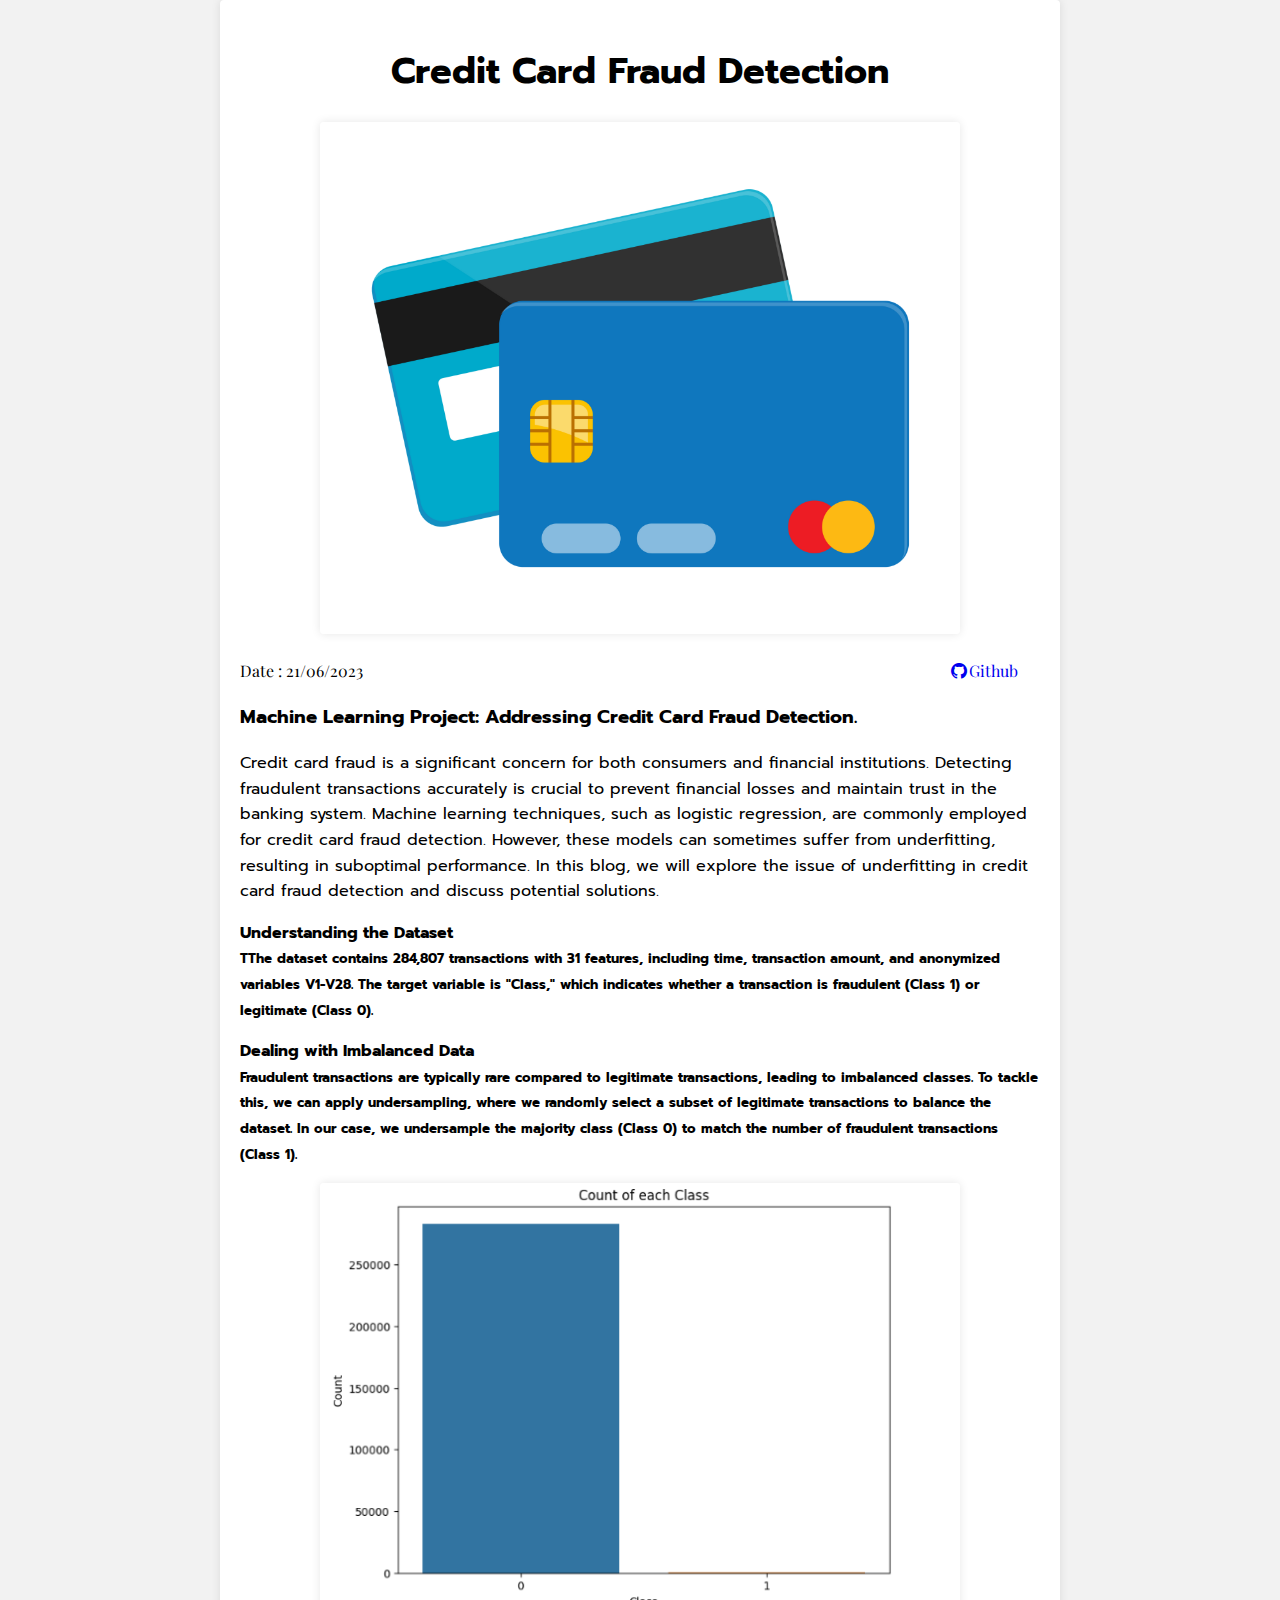
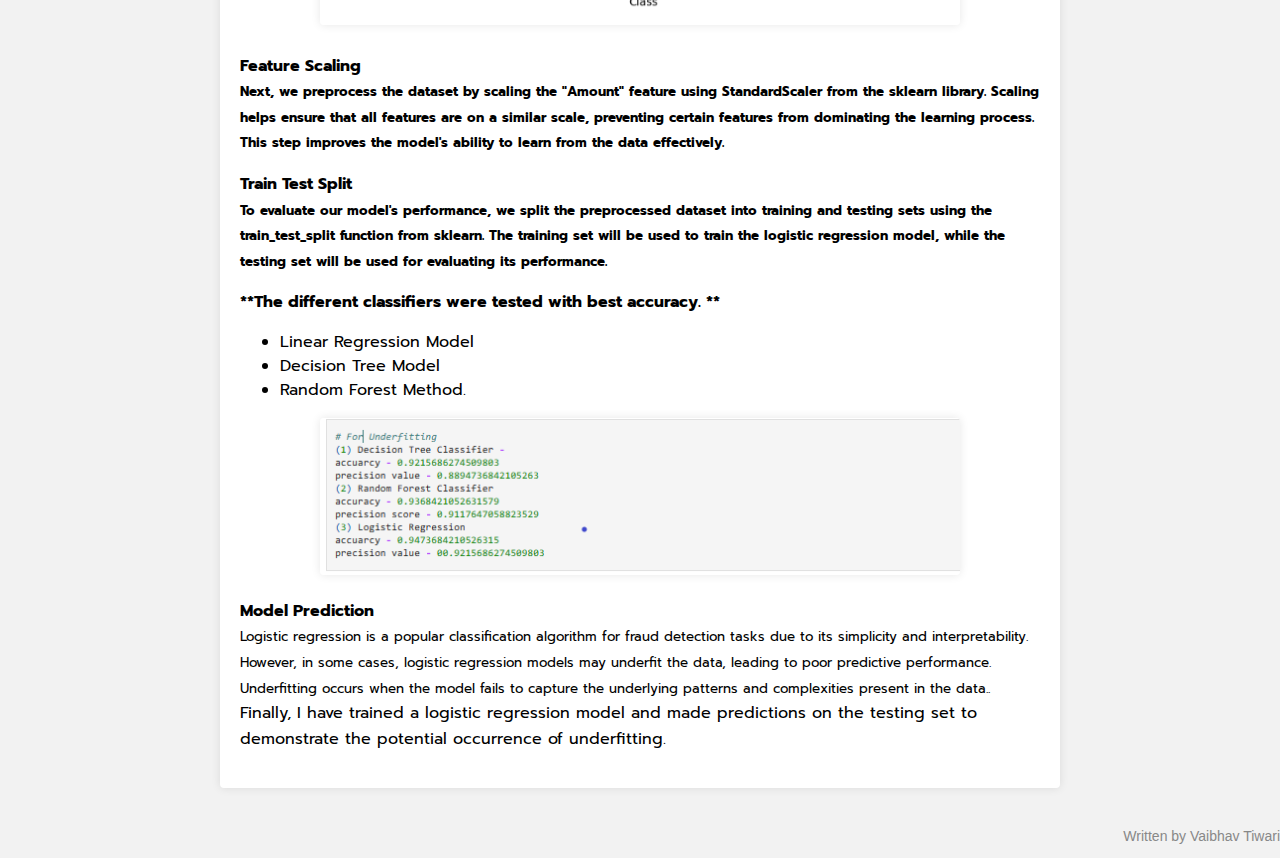
<file: All_projects/credit_card_fraud_detection_project.html>
<!DOCTYPE html>
<html lang="en">
<head>
  <meta charset="UTF-8">
  <meta name="viewport" content="width=device-width, initial-scale=1.0">
  <title>Airlines Data Analysis</title>
  
  <link href="https://cdn.jsdelivr.net/npm/bootstrap-icons@1.7.2/font/bootstrap-icons.css" rel="stylesheet">
  <link rel="stylesheet" href="blog.css">
</head>
<body>
  <div class="container">
    <header>
      <h1 class="title">Credit Card Fraud Detection</h1>
    </header>
    <main>
      <article>
        <div class="image-container">
          <img src="./project images/Credit_Card_image.png" alt="Credit Card Fraud Detection Image">
        </div>
        <div class="content">
          <div class="date_links">
            
          <span class="date_post">Date : 21/06/2023</span>
            <a href="https://github.com/vaibhavUsa05/Credit-Card-Fraud-Detection---Machine-Learning" class="card-link"><i class="bi bi-github"></i>Github</a>
          </div>
          <h3>
            Machine Learning Project: Addressing Credit Card Fraud Detection.</h3>
          <p>
            Credit card fraud is a significant concern for both consumers and financial institutions. Detecting fraudulent transactions accurately is crucial to prevent financial losses and maintain trust in the banking system. Machine learning techniques, such as logistic regression, are commonly employed for credit card fraud detection. However, these models can sometimes suffer from underfitting, resulting in suboptimal performance.
             In this blog, we will explore the issue of underfitting in credit card fraud detection and discuss potential solutions. </p>  
   
          </p>


          <p>
            <b>Understanding the Dataset
      
              <br>
              <small>TThe dataset contains 284,807 transactions with 31 features, including time, transaction amount, and anonymized variables V1-V28. The target variable is "Class," which indicates whether a transaction is fraudulent (Class 1) or legitimate (Class 0).

              </small></b>
    </p>

    <p>
      
    <b>Dealing with Imbalanced Data
      <br>
      <small> Fraudulent transactions are typically rare compared to legitimate transactions, leading to imbalanced classes. To tackle this, we can apply undersampling, where we randomly select a subset of legitimate transactions to balance the dataset. 
        In our case, we undersample the majority class (Class 0) to match the number of fraudulent transactions (Class 1).</small></b>
            </p>
            <p>
                <div class="image-container">
                    <img src="./project images/machine_learning2_image.png" alt="Image1">
                  </div>
                
                <b>Feature Scaling
                  <br>
                  <small> Next, we preprocess the dataset by scaling the "Amount" feature using StandardScaler from the sklearn library. Scaling helps ensure that all features are on a similar scale, preventing certain features from dominating the learning process. 
                    This step improves the model's ability to learn from the data effectively.</small></b>
                        </p>
                        <b>Train Test Split
                            <br>
                            <small>To evaluate our model's performance, we split the preprocessed dataset into training and testing sets using the train_test_split function from sklearn. 
                                The training set will be used to train the logistic regression model, while the testing set will be used for evaluating its performance.</small></b>
                                  </p>
          

        </div>
          
<p class="summary_blog">
 <b> **The different classifiers were tested with best accuracy. **</b>
<ul>
  <li>
    Linear Regression Model</li>
  <li>Decision Tree Model</li>
  <li>Random Forest Method.</li>
</ul>
<div class="image-container">
    <img src="./project images/machine_learning2_image2.png" alt="Image1">
  </div>

  <p class="content">
      
    <b >Model Prediction</b>
      <br>
      <small>Logistic regression is a popular classification algorithm for fraud detection tasks due to its simplicity and interpretability. However, in some cases, logistic regression models may underfit the data, leading to poor predictive performance. 
        Underfitting occurs when the model fails to capture the underlying patterns and complexities present in the data..</small>
        Finally, I have  trained a logistic regression model and made predictions on the testing set to demonstrate the potential occurrence of underfitting.  </p>
        </div>
        
      </article>
    </main>
    <footer>
      <p class="author">Written by Vaibhav Tiwari</p>
    </footer>
  </div>
</body>
</html>
</file>
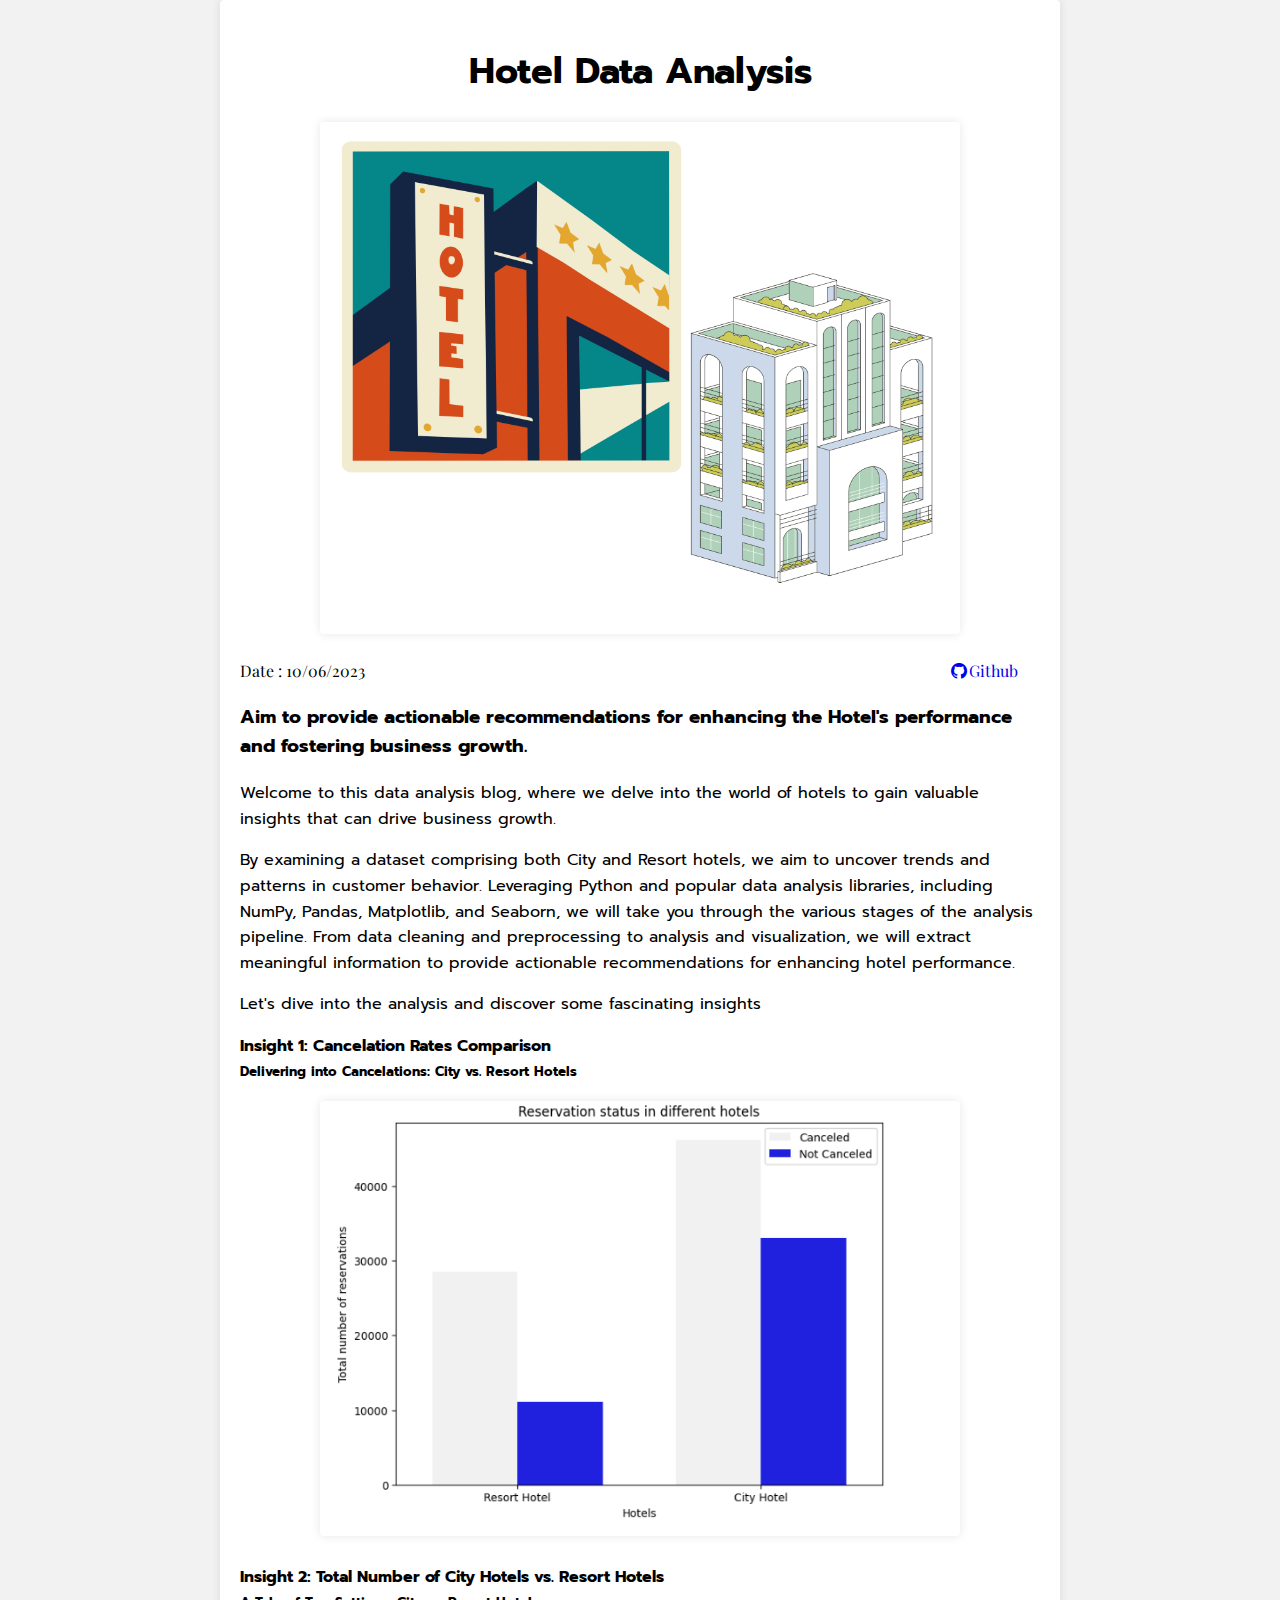
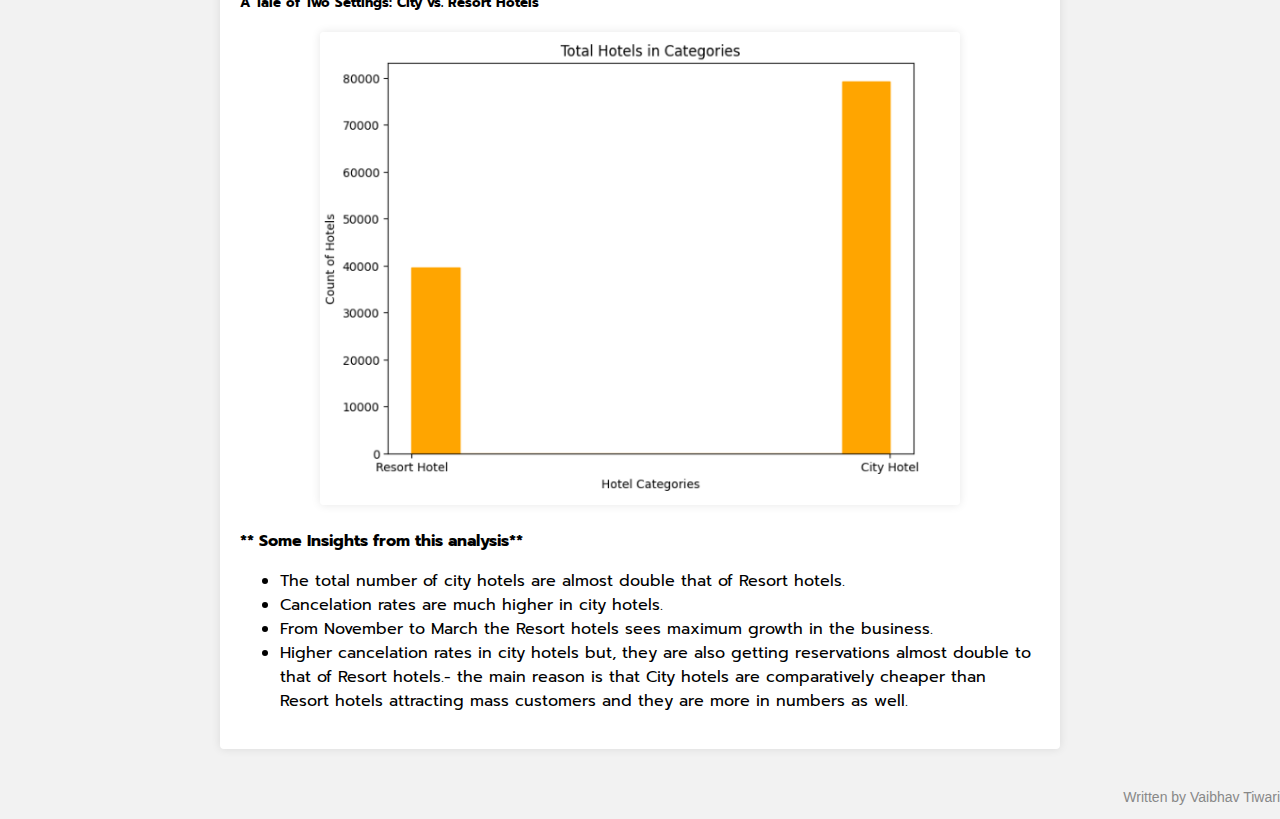
<file: All_projects/hotel_data_analysis.html>
<!DOCTYPE html>
<html lang="en">
<head>
  <meta charset="UTF-8">
  <meta name="viewport" content="width=device-width, initial-scale=1.0">
  <title>Airlines Data Analysis</title>
  
  <link href="https://cdn.jsdelivr.net/npm/bootstrap-icons@1.7.2/font/bootstrap-icons.css" rel="stylesheet">
  <link rel="stylesheet" href="blog.css">
</head>
<body>
  <div class="container">
    <header>
      <h1 class="title">Hotel Data Analysis</h1>
    </header>
    <main>
      <article>
        <div class="image-container">
          <img src="./project images/hotel_images.png" alt="hotel Image">
        </div>
        <div class="content">
          <div class="date_links">
            
          <span class="date_post">Date :  10/06/2023</span>
            <a href="https://github.com/vaibhavUsa05/Hotel-Data-Analysis/tree/main" class="card-link"><i class="bi bi-github"></i>Github</a>
          </div>
          <h3>Aim to provide actionable recommendations for enhancing the Hotel's performance and fostering business growth.</h3>
          <p>
            Welcome to this data analysis blog, where we delve into the world of hotels to gain valuable insights that can drive business growth.
            <p>By examining a dataset comprising both City and Resort hotels, we aim to uncover trends and patterns in customer behavior. Leveraging Python and popular data analysis libraries, including NumPy, Pandas, Matplotlib, and Seaborn, we will take you through the various stages of the analysis pipeline. From data cleaning and preprocessing to analysis and visualization, we will extract meaningful information to provide actionable recommendations for enhancing hotel performance.
            </p>  
            <p> Let's dive into the analysis and discover some fascinating insights</p>  
          </p>


          <p>
            <b>Insight 1: Cancelation Rates Comparison
      
              <br>
              <small> Delivering into Cancelations: City vs. Resort Hotels</small></b>
          
      <div class="image-container">
        <img src="./project images/hotel_image1.png" alt="hotel Image">
      </div>
    </p>

    <p>
      
    <b>Insight 2: Total Number of City Hotels vs. Resort Hotels
      <br>
      <small>A Tale of Two Settings: City vs. Resort Hotels</small></b>
            </p>
          </div>
          <div class="image-container">
              <img src="./project images/hotel_image2.png" alt="hotel Image">
            </div>
          
<p class="summary_blog">
 <b> ** Some Insights from this analysis**</b>
<ul>
  <li>
    The total number of city hotels are almost double that of Resort hotels.</li>
  <li>Cancelation rates are much higher in city hotels.</li>
  <li>From November to March the Resort hotels sees maximum growth in the business.</li>
  <li>Higher cancelation rates in city hotels but, they are also getting reservations almost double to that of Resort hotels.- the main reason is that City hotels are comparatively cheaper than Resort hotels attracting mass customers 
    and they are more in numbers as well.</li>
</ul>


</p>

        </div>
        
      </article>
    </main>
    <footer>
      <p class="author">Written by Vaibhav Tiwari</p>
    </footer>
  </div>
</body>
</html>
</file>
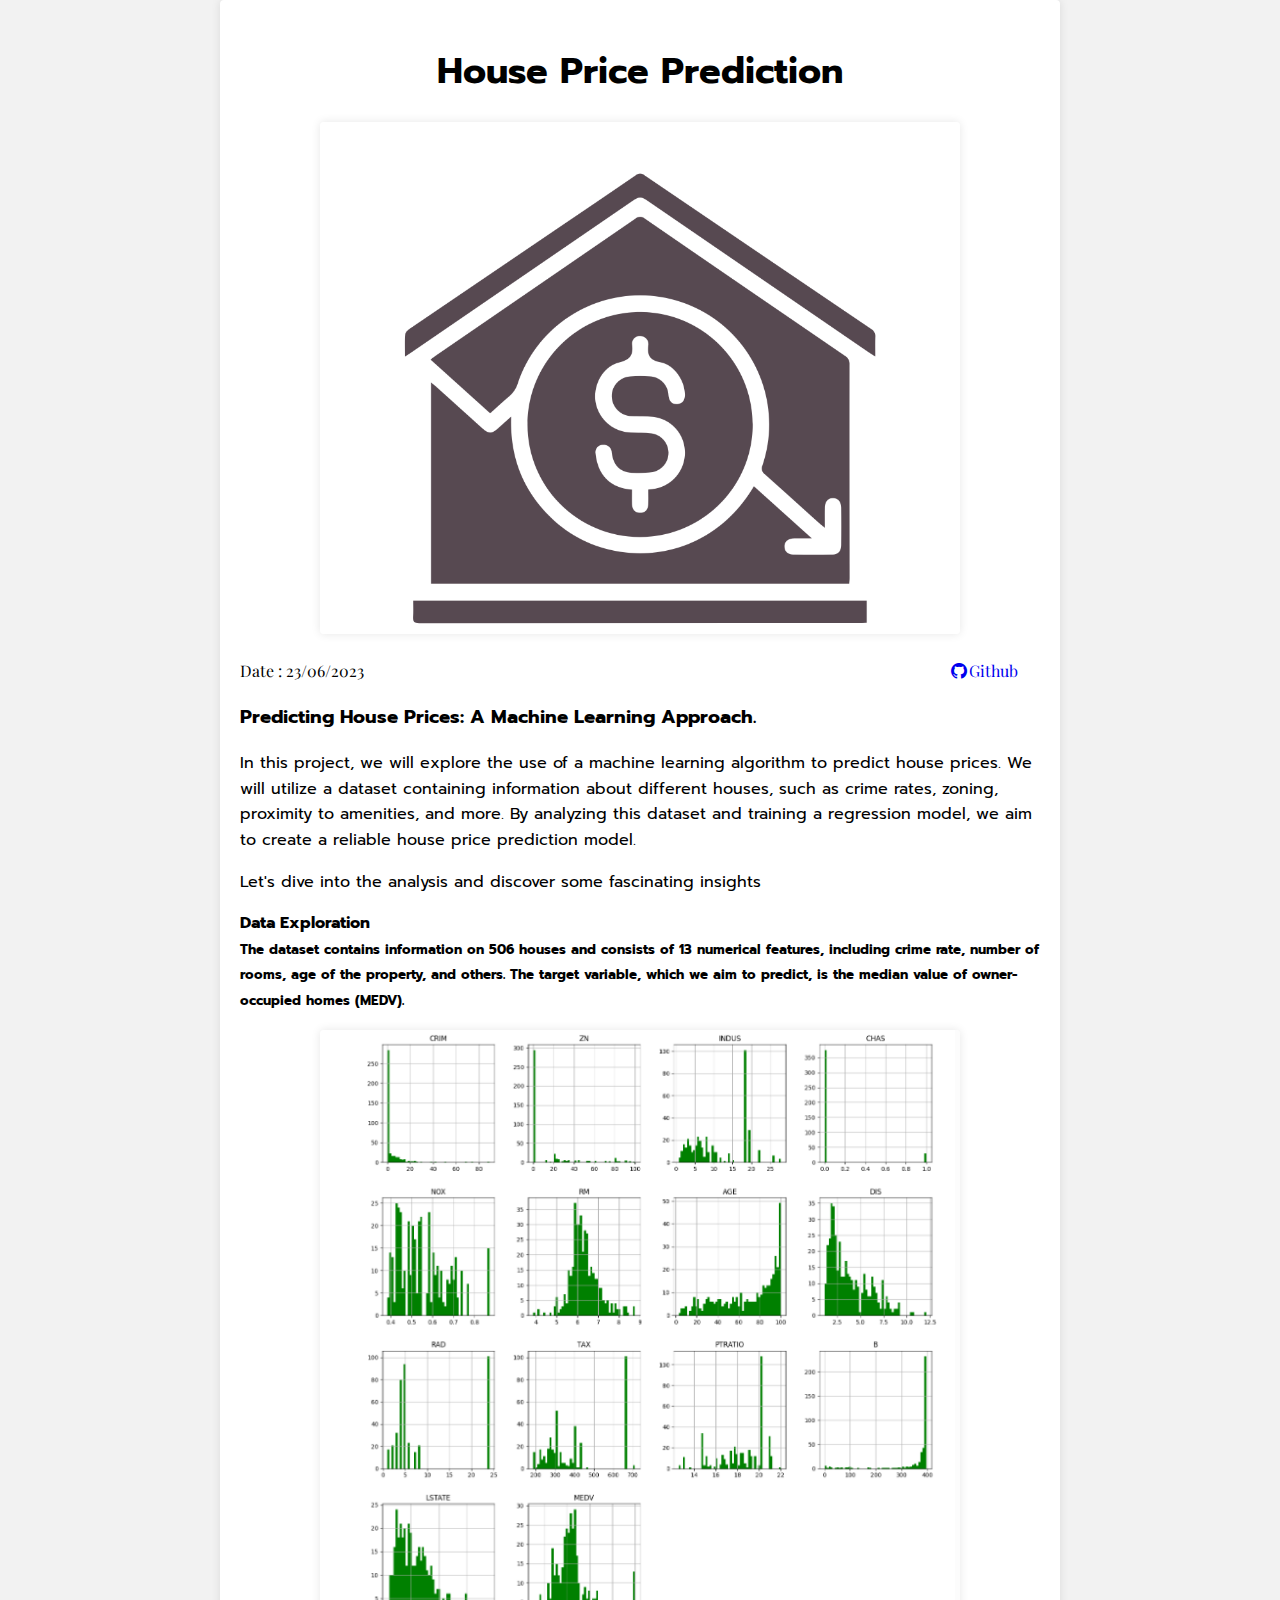
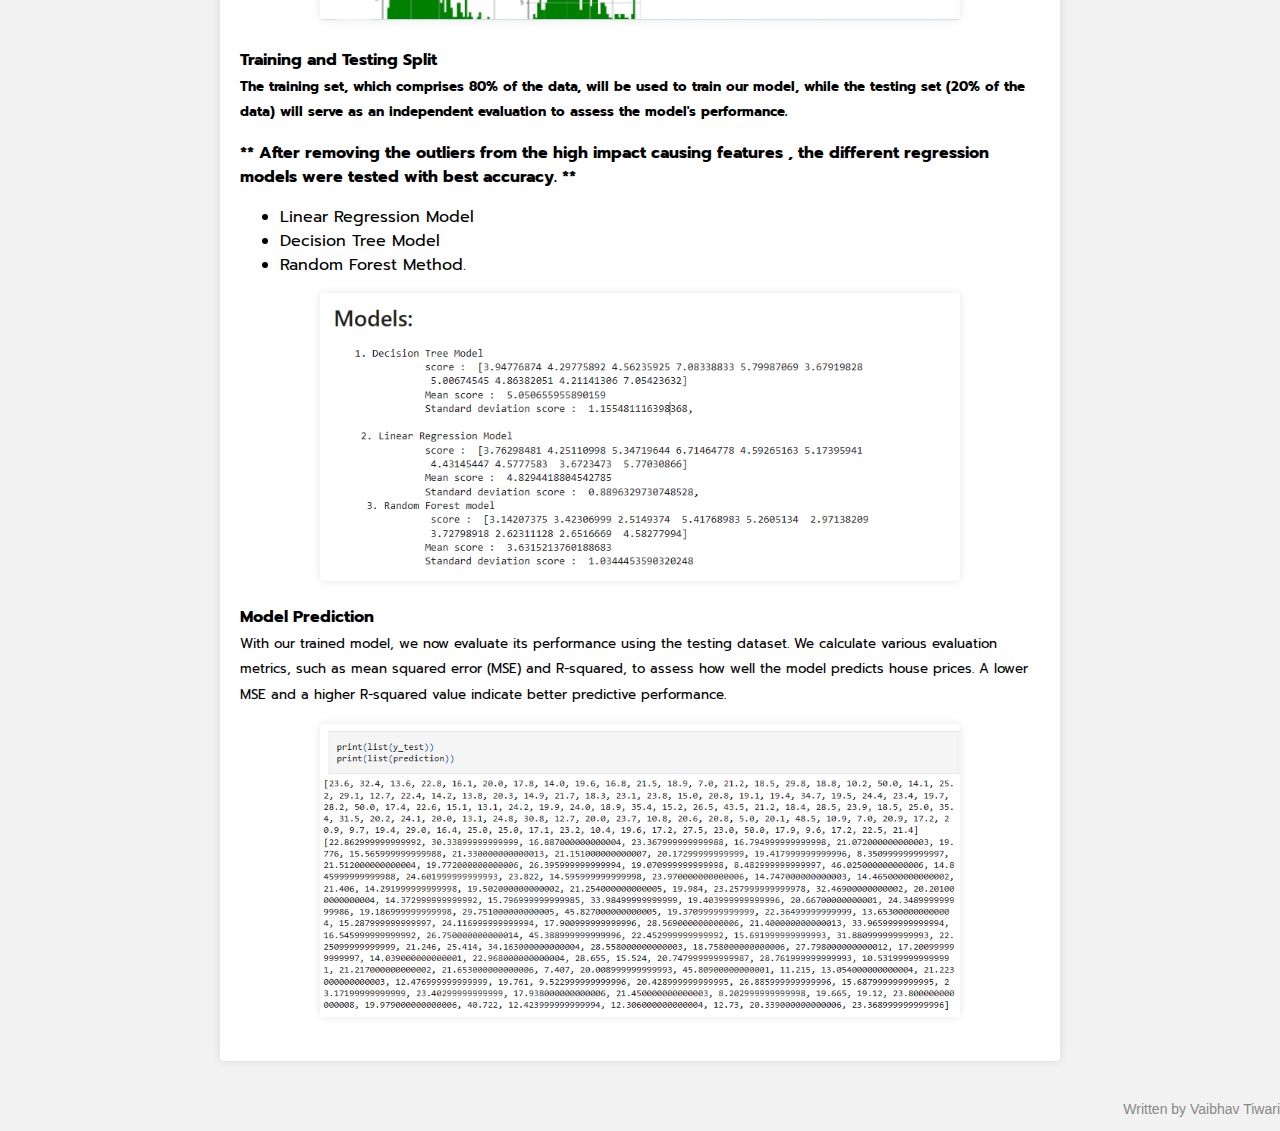
<file: All_projects/House Price Prediction.html>
<!DOCTYPE html>
<html lang="en">
<head>
  <meta charset="UTF-8">
  <meta name="viewport" content="width=device-width, initial-scale=1.0">
  <title>Airlines Data Analysis</title>
  
  <link href="https://cdn.jsdelivr.net/npm/bootstrap-icons@1.7.2/font/bootstrap-icons.css" rel="stylesheet">
  <link rel="stylesheet" href="blog.css">
</head>
<body>
  <div class="container">
    <header>
      <h1 class="title">House Price Prediction</h1>
    </header>
    <main>
      <article>
        <div class="image-container">
          <img src="./project images/ml_home_page_image1.png" alt="House Price Prediction Image">
        </div>
        <div class="content">
          <div class="date_links">
            
          <span class="date_post">Date : 23/06/2023</span>
            <a href="https://github.com/vaibhavUsa05/House-Price-Prediction" class="card-link"><i class="bi bi-github"></i>Github</a>
          </div>
          <h3>Predicting House Prices: A Machine Learning Approach.</h3>
          <p>
            In this project, we will explore the use of a machine learning algorithm to predict house prices. We will utilize a dataset containing information about different houses, such as crime rates, zoning, proximity to amenities, and more. 
            By analyzing this dataset and training a regression model, we aim to create a reliable house price prediction model. </p>  
            <p> Let's dive into the analysis and discover some fascinating insights</p>  
          </p>


          <p>
            <b>Data Exploration
      
              <br>
              <small>The dataset contains information on 506 houses and consists of 13 numerical features, including crime rate, number of rooms, age of the property, and others. The target variable, which we aim to predict, is the median value of owner-occupied homes (MEDV).</small></b>
          
      <div class="image-container">
        <img src="./project images/ml_project1_image1.png" alt="Image1">
      </div>
    </p>

    <p>
      
    <b>Training and Testing Split
      <br>
      <small>The training set, which comprises 80% of the data, will be used to train our model, 
        while the testing set (20% of the data) will serve as an independent evaluation to assess the model's performance.</small></b>
            </p>
        </div>
          
<p class="summary_blog">
 <b> ** After removing the outliers from the high impact causing features , the different regression models were tested with best accuracy. **</b>
<ul>
  <li>
    Linear Regression Model</li>
  <li>Decision Tree Model</li>
  <li>Random Forest Method.</li>
</ul>
<div class="image-container">
    <img src="./project images/ml_project_image2.png" alt="Image1">
  </div>

  <p class="content">
      
    <b >Model Prediction</b>
      <br>
      <small>With our trained model, we now evaluate its performance using the testing dataset. We calculate various evaluation metrics, such as mean squared error (MSE) and R-squared, to assess how well the model predicts house prices. 
        A lower MSE and a higher R-squared value indicate better predictive performance.</small>
        <div class="image-container">
            <img src="./project images/ml_project1_image3.png" alt="Image1">
          </div>

            </p>
        </div>
        
      </article>
    </main>
    <footer>
      <p class="author">Written by Vaibhav Tiwari</p>
    </footer>
  </div>
</body>
</html>
</file>
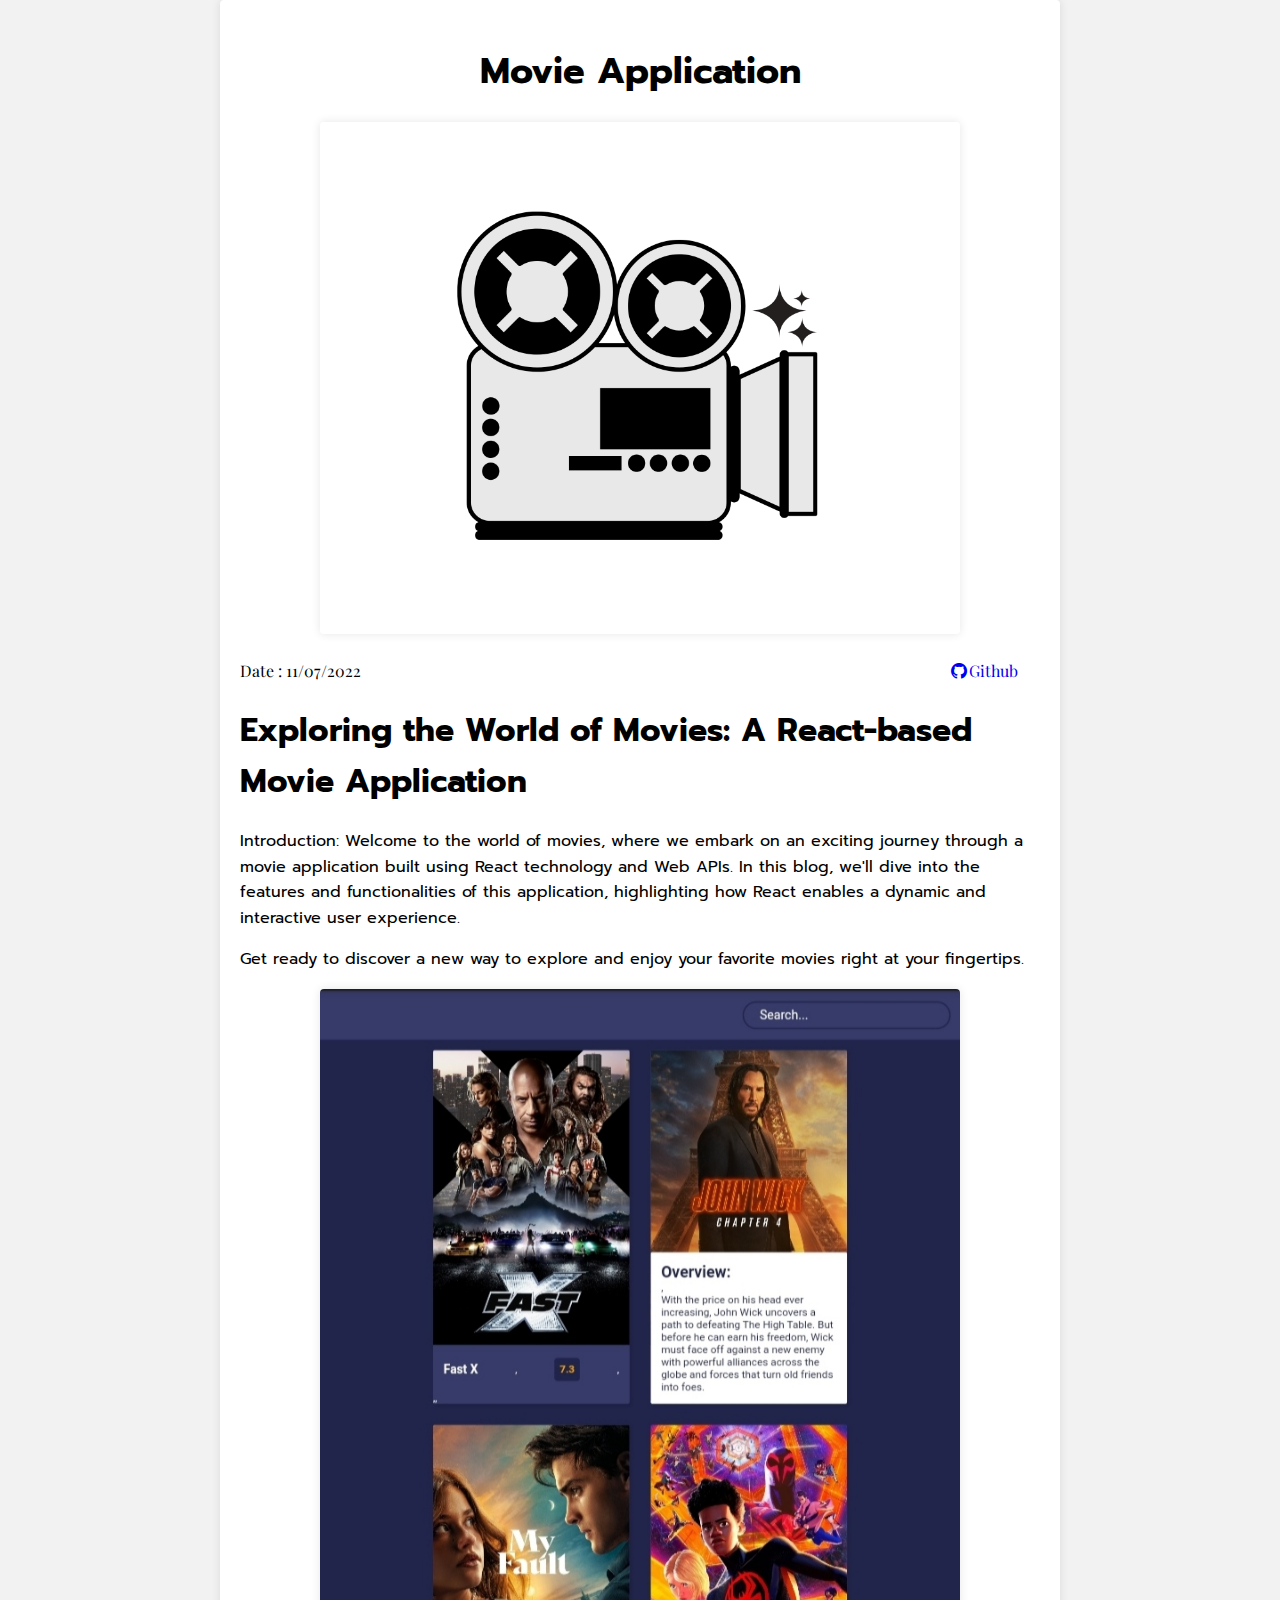
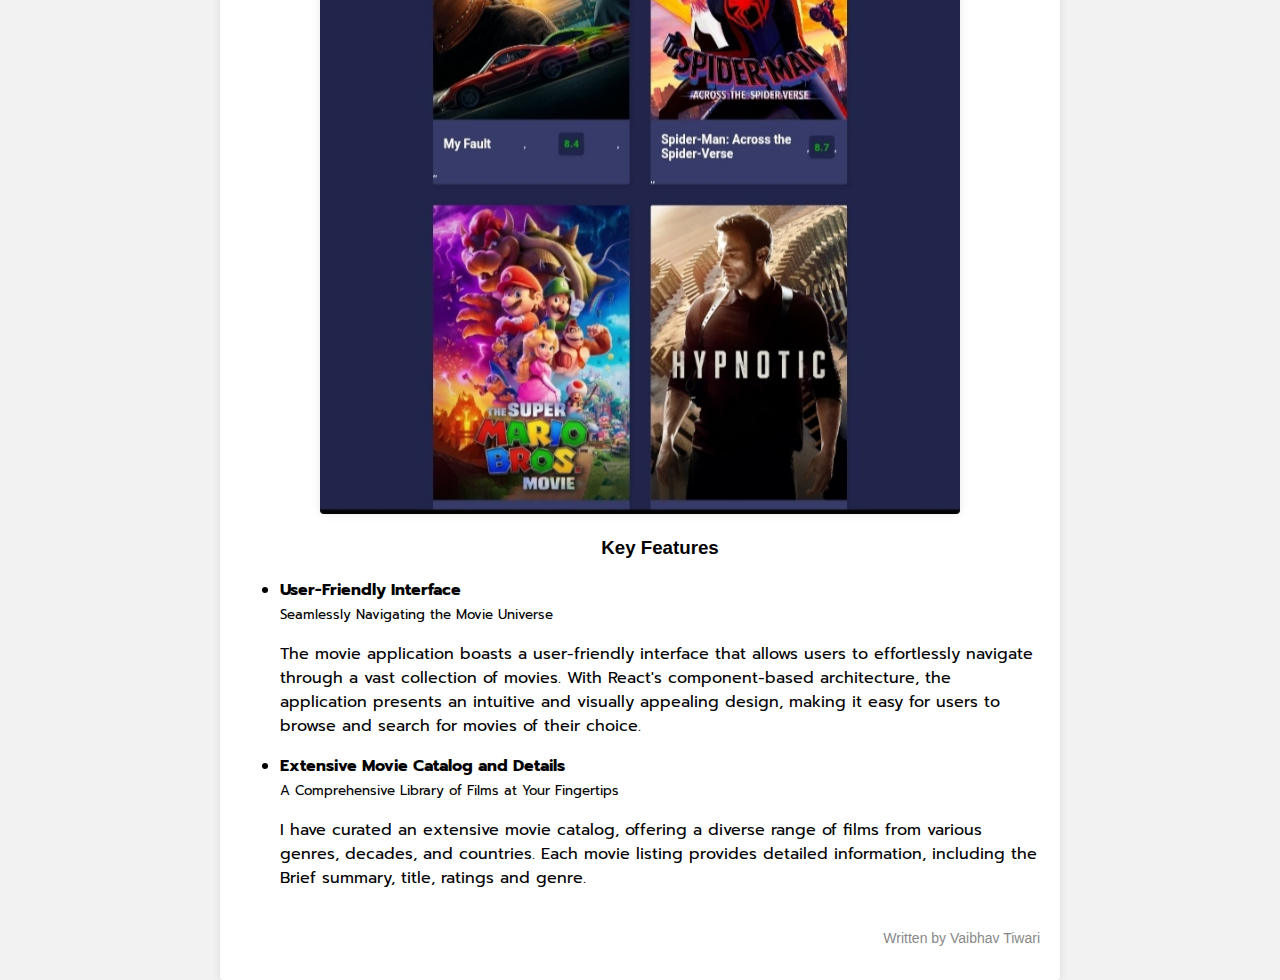
<file: All_projects/movie_app.html>
<!DOCTYPE html>
<html lang="en">
<head>
  <meta charset="UTF-8">
  <meta name="viewport" content="width=device-width, initial-scale=1.0">
  <title>iFilms Web Application</title>
  
  <link href="https://cdn.jsdelivr.net/npm/bootstrap-icons@1.7.2/font/bootstrap-icons.css" rel="stylesheet">
  <link rel="stylesheet" href="blog.css">
</head>
<body>
  <div class="container">
    <header>
      <h1 class="title">Movie Application</h1>
    </header>
    <main>
      <article>
        <div class="image-container">
          <img src="./project images/movie_image.png" alt="Airlines Image">
        </div>
        <div class="content">
          <div class="date_links">
            
            <span class="date_post">Date :  11/07/2022</span>
              <a href="https://github.com/vaibhavUsa05/movie-app" class="card-link"><i class="bi bi-github"></i>Github</a>
            </div>
          <h1> Exploring the World of Movies: A React-based Movie Application</h1>
         <p>Introduction:
          Welcome to the world of movies, where we embark on an exciting journey through a movie application built using React technology and Web APIs. In this blog, we'll dive into the features and functionalities of this application, highlighting how React enables a dynamic and interactive user experience.
         </p>   
         <p> Get ready to discover a new way to explore and enjoy your favorite movies right at your fingertips.</p>
        
        </div>
        <div class="image-container">
            <img src="./project images/movie_app.jpg" alt="Airlines Image">
          



            <ul>
              <h3> Key Features</h3>
              <li>
               <b>User-Friendly Interface</b> <br>
                       <small>Seamlessly Navigating the Movie Universe</small> 
                       <p>The movie application boasts a user-friendly interface that allows users to effortlessly navigate through a vast collection of movies. With React's component-based architecture, the application presents an intuitive and visually appealing design, making it easy for users to browse and search for movies of their choice. </p>
              </li>
              <li>
                <b>Extensive Movie Catalog and Details
           </b> <br>
                        <small> A Comprehensive Library of Films at Your Fingertips</small> 
     <p>I have curated an extensive movie catalog, offering a diverse range of films from various genres, decades, and countries. Each movie listing provides detailed information, 
      including the Brief summary, title, ratings and genre. </p>
                      </li>
            </ul>
          </div>
      </article>
    </main>
    <footer>
      <p class="author">Written by Vaibhav Tiwari</p>
    </footer>
  </div>
</body>
</html>
</file>
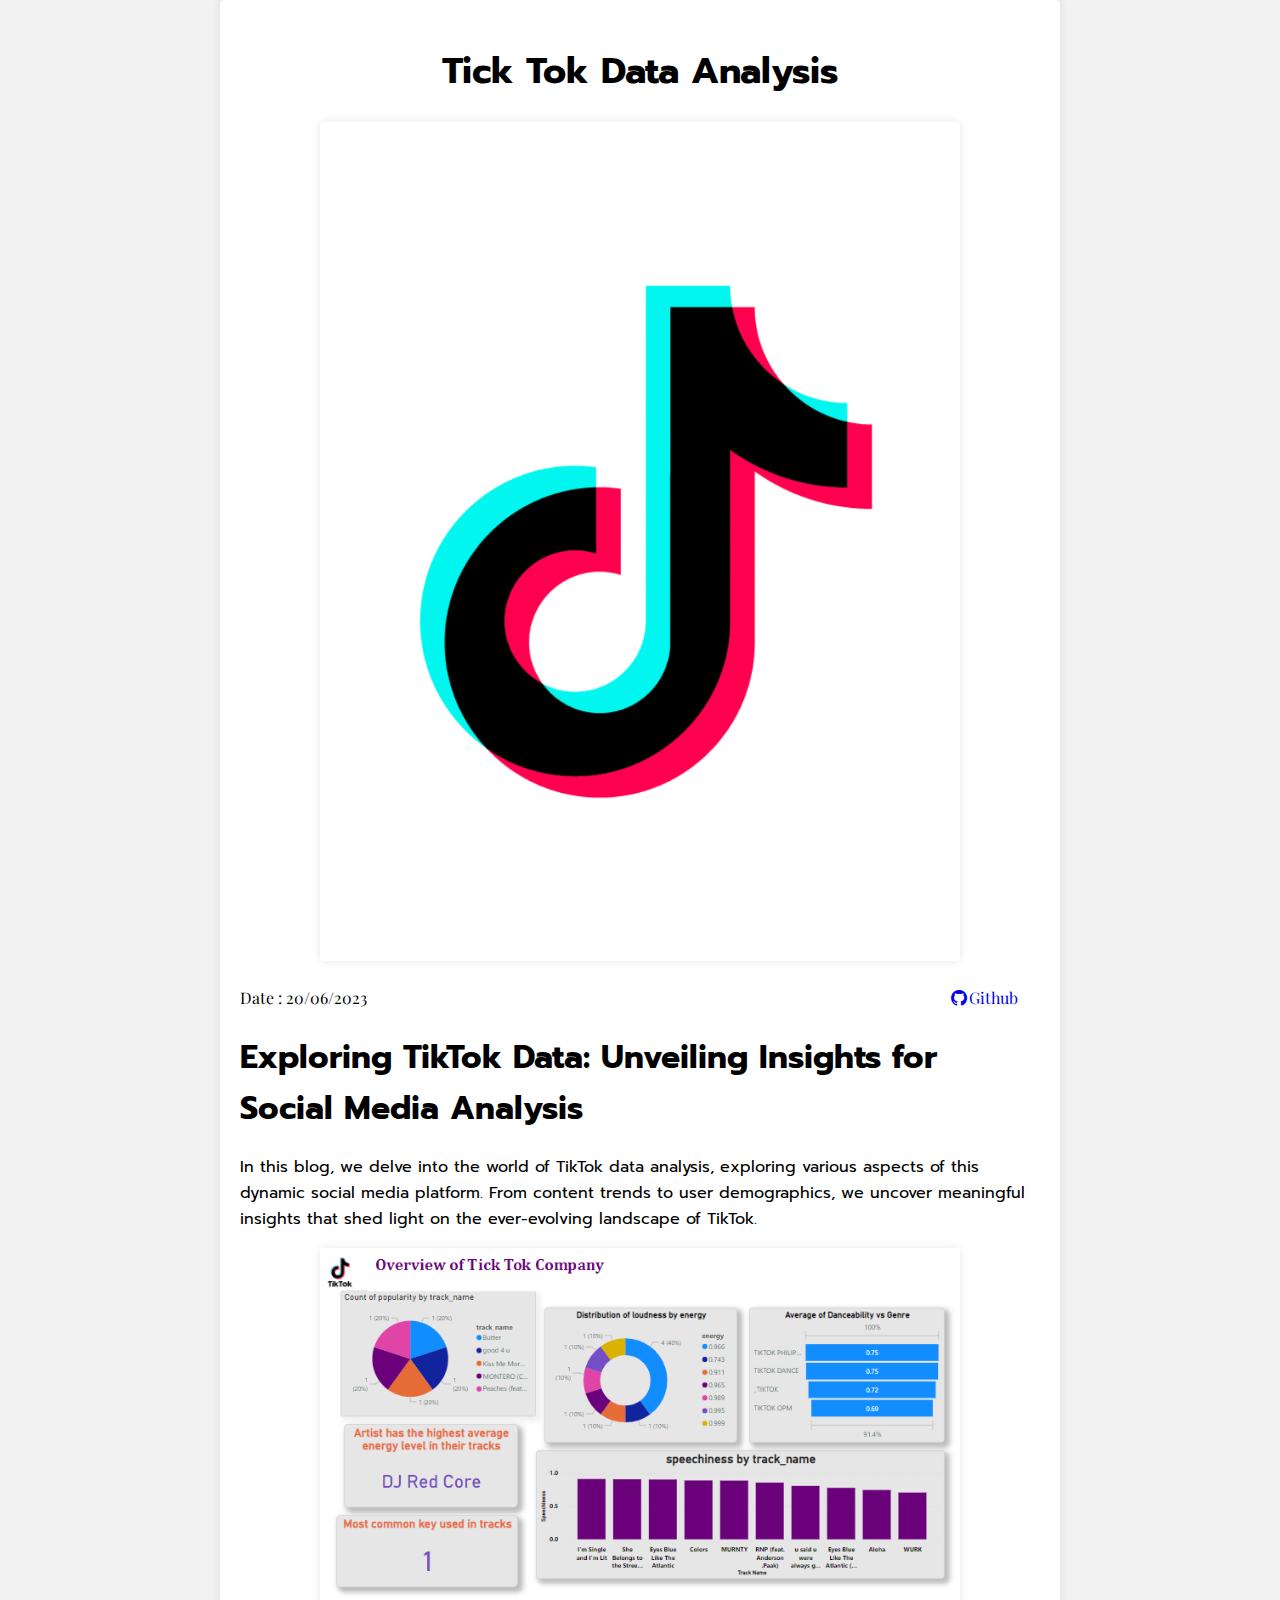
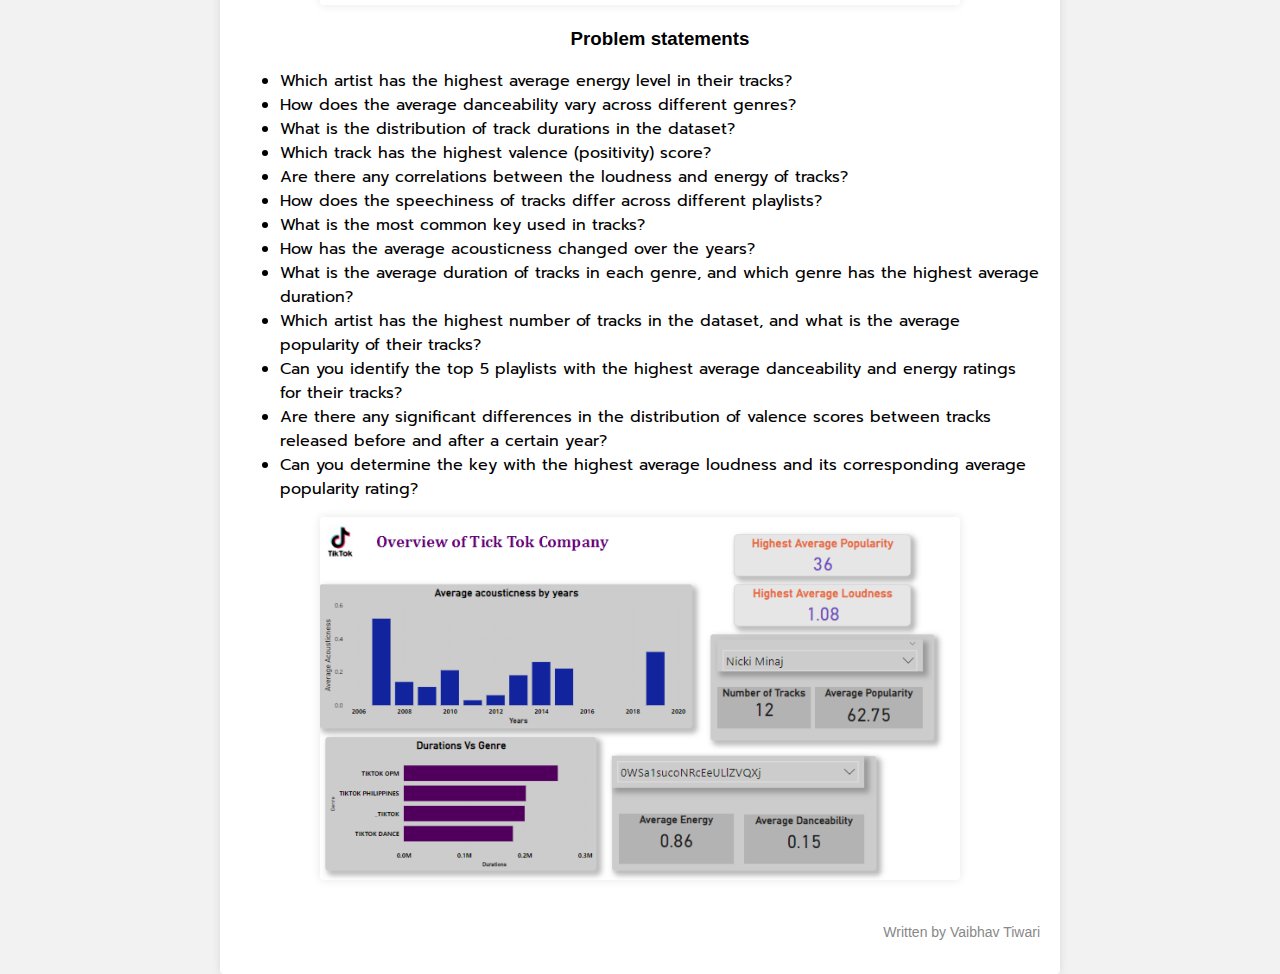
<file: All_projects/tiktok.html>
<!DOCTYPE html>
<html lang="en">
<head>
  <meta charset="UTF-8">
  <meta name="viewport" content="width=device-width, initial-scale=1.0">
  <title>Tick Tok - Social Media Application</title>
  
  <link href="https://cdn.jsdelivr.net/npm/bootstrap-icons@1.7.2/font/bootstrap-icons.css" rel="stylesheet">
  <link rel="stylesheet" href="blog.css">
</head>
<body>
  <div class="container">
    <header>
      <h1 class="title">Tick Tok Data Analysis</h1>
    </header>
    <main>
      <article>
        <div class="image-container">
          <img src="./project images/ticktok_image2.png" alt="TickTok Image">
        </div>
        <div class="content">
          <div class="date_links">
            
            <span class="date_post">Date :  20/06/2023</span>
              <a href="https://github.com/vaibhavUsa05/Data-Analysis-using-SQL-and-Power-BI" class="card-link"><i class="bi bi-github"></i>Github</a>
            </div>
          <h1>  Exploring TikTok Data: Unveiling Insights for Social Media Analysis</h1>
           
         <p> In this blog, we delve into the world of TikTok data analysis, exploring various aspects of this dynamic social media platform. From content trends to user demographics, we uncover meaningful insights that shed light on the ever-evolving landscape of TikTok.</p>
        
        </div>

        <div class="image-container">
            <img src="./project images/tick_tok_image.png" alt="Airlines Image">
          
 <ul>
              <h3> Problem statements</h3>
                <li>Which artist has the highest average energy level in their tracks?</li>
                <li>How does the average danceability vary across different genres?</li>
                <li>What is the distribution of track durations in the dataset?</li>
                <li>Which track has the highest valence (positivity) score?</li>
                <li>Are there any correlations between the loudness and energy of tracks?</li>
                <li>How does the speechiness of tracks differ across different playlists?</li>
                <li>What is the most common key used in tracks?</li>
                <li>How has the average acousticness changed over the years?</li>
                <li>What is the average duration of tracks in each genre, and which genre has the highest average duration?</li>
                <li>Which artist has the highest number of tracks in the dataset, and what is the average popularity of their tracks?</li>
                <li>Can you identify the top 5 playlists with the highest average danceability and energy ratings for their tracks?</li>
                <li>Are there any significant differences in the distribution of valence scores between tracks released before and after a certain year?</li>
                <li>Can you determine the key with the highest average loudness and its corresponding average popularity rating?</li>
            </ul>
            <img src="./project images/tick_tok_image2.png" alt="Airlines Image">

          </div>
      </article>
    </main>
    <footer>
      <p class="author">Written by Vaibhav Tiwari</p>
    </footer>
  </div>
</body>
</html>
</file>
<file: index.css>
@import url('https://fonts.googleapis.com/css2?family=Abril+Fatface&family=Playfair+Display&family=Playfair:ital,wght@0,300;1,600&display=swap');
@import url('https://fonts.googleapis.com/css2?family=Abril+Fatface&family=Playfair+Display&family=Playfair:ital,wght@0,300;1,600&family=Prompt:wght@100&display=swap');
@import url('https://fonts.googleapis.com/css2?family=Abril+Fatface&family=Crimson+Text&family=Playfair+Display&family=Playfair:ital,wght@0,300;1,600&family=Prompt:wght@100&display=swap');

* {
  margin: 0;
  padding: 0;
  box-sizing: border-box;
}

.background_container{
height: 100%;
width: 100%;;
  opacity: 0.7;
  position: relative;
  z-index: -1;
  font-family: 'Abril Fatface', cursive;
  font-family: 'Playfair', serif;
  font-family: 'Playfair Display', serif;
  font-family: 'Prompt', sans-serif;
}

nav {
  color: #fff;
  display: grid;
  grid-template-columns: auto auto ;
}

nav ul {
  list-style-type: none;
  margin-left: 60%;
  display: flex;
  justify-content: space-around;
  position: absolute;
  right:2%;
  padding: 0;
}

nav ul li {
  display: inline;
}

nav ul li a {
  display: block;
  padding: 10px 20px;
  text-decoration: none;
  border-radius:8px;
  color: #fff;
}

nav ul li a:hover {
  background-color: cyan;
  color:#252c2a;
  box-shadow: 2px 2px 5px cyan;
}


.container_tag{
  position: absolute;
  top:30%;
  left:20%;
  position: 5;
}
.tagline{
  color:rgb(131, 233, 242);
  font-size: 40px;
font-style:unset;
text-align: center;
font-family: 'Abril Fatface', cursive;
font-family: 'Playfair', serif;
font-family: 'Playfair Display', serif;
font-family: 'Prompt', sans-serif;
font-weight: 800px;
position: relative;
}



.tagline_small_content{
  font-family: 'Abril Fatface', cursive;
  font-family: 'Playfair', serif;
  font-family: 'Playfair Display', serif;
  font-family: 'Prompt', sans-serif;
  color:rgb(223, 229, 230);
  font-size: 20px;

}

.web_developemnt_projects{
  color:rgb(34, 86, 86);
  font-size: 37px;
  font-weight:700;
position: relative;

text-align: center;
letter-spacing: 2px;
}

.Data_Analysis_projects{
  color:rgb(34, 86, 86);
  font-size: 37px;
  font-weight:700;
position: relative;
text-align: center;
margin-top:10px;
letter-spacing: 2px;
}
.development{
  color:rgb(50, 181, 14);
}
.cardsCollection{
  display: grid;
  grid-template-columns: auto;
}

.card1, .card2, .card3 {
  background-color: #f5f5f5;
  padding: 5px;
  border-radius: 5px;
  margin-bottom: 20px;
  text-align: center;
  width: 40%;
  margin: auto;
  min-height: 15vw;
  margin-top: 5%;
  margin-bottom:2%;
}
.card1_title,.card2_title,.card3_title{
color:rgb(101, 10, 53);
font-size:30px;
font-family:Georgia, 'Times New Roman', Times, serif;
font-family:'Times New Roman', Times, serif;
}

 .title {
  font-size: 24px;
  font-weight: bold;
  margin-bottom: 10px;
}

 summary {
  font-size: 19px;
    margin-top: 10px;
    margin-bottom: 20px;
    padding-left: 5px;
    color: rgb(123, 122, 121);
}

.tools{
  color:rgb(130, 129, 127);
  margin:10px;
}
 .read-more {
  text-decoration: none;
  color: blue;
  margin-top:5%;
  font-weight: bold;
  border:2px solid cyan;
  border-radius:7px;
  padding:7px;
}

.btns-tools{
  background-color: none;
  border:2px solid green;
  border-radius:8px;
  color:rgb(15, 53, 10);
  padding:5px;
  margin-top:2%;
  margin-left:5px;
}






@media screen and (max-width : 600px) {
  summary {
    font-size: 17px;
  }
.web_developemnt_projects{
  font-size:27px;
  letter-spacing: 1px;
  margin-top:5%;
  color:cyan;
    }
    .projects{
      margin-top:5%;
    }
.Data_Analysis_projects{
font-size: 26px;
color:cyan;
}
.card1_title,.card2_title,.card3_title{
text-shadow: 2px 2px 5px  rgb(242, 52, 115);
}

    .card1, .card2, .card3 {
      background-color: #4f5453;
      width:90vw;
      margin: auto;
      min-height: 5vw;
      margin-top:5%;
    }
    .container{
      background-color: #252c2a;
    }
    .read-more{
      border:none;
    }
    .tagline{
      font-size:20px;
     }

  }

  footer {
    background-color: #252c2a;
    padding: 20px;
    text-align: center;
}

footer a {
    color: #888;
    text-decoration: none;
    margin: 5px;
}

footer a:hover {
    text-decoration: underline;
}



@media screen and (max-width : 500px) {
  .background_container{
    height:100%;
    width:100%;
  }
  .navbar_container{
    margin-bottom: 40%;
  }

  .tagline{
   font-size:26px;
   margin-top: -5%;;
  }
  .container_tag{
    left:5%;
  }
  .tagline_small_content{
    font-size: 17px;
  }
  .web_developemnt_projects,.Data_Analysis_projects{
    font-size: 20px;
  }
  i{
    margin-right:2%;
  }
footer{
  display: grid;
  color:blue;
  
  margin-top:2%;
  grid-template-columns: auto auto;
}
 
}
.copyright{
  text-align: center;
  color: #686464;
  background-color: #252c2a;
  padding-bottom:2%;
}
</file>
<file: about.css>
@import url('https://fonts.googleapis.com/css2?family=Playfair:wght@300&display=swap');
@import url('https://fonts.googleapis.com/css2?family=Abril+Fatface&family=Playfair:ital,wght@0,300;1,600&display=swap');

* {
    margin: 0;
    padding: 0;
    box-sizing: border-box;
    background-color: #fee2f8;
background-image: linear-gradient(315deg, #fee2f8 0%, #dcf8ef 74%);

}

.container {
    display: flex;
    flex-direction: column;
    align-items: center;
    height: 100vh;
}

.container_about {
    color: rgb(162, 22, 46);
    font-size: 30px;
    font-family: 'Abril Fatface', cursive;
    font-family: 'Playfair', serif;
    text-align: center;
    text-shadow: 2px 2px 5px rgb(131, 11, 59);
}


.person {
    width: 10%;
    margin-top:2%;
    border-radius: 50%;
}
@media screen and (max-width : 400px){
.person{
    width: 24%;
}
}
.about_content {
    max-width: 800px;
    margin: 2% auto;
    padding: 20px;
    background-color: #423d3d;
    box-shadow: 4px 4px 7px rgba(7, 0, 0, 0.1);
}

h1 {
    font-size: 28px;
    font-weight: bold;
    margin-bottom: 20px;
}

p {
    color:#515353;
    font-size: 16px;
    font-family: 'Playfair', serif;
}
</file>
<file: projects.css>
@import url('https://fonts.googleapis.com/css2?family=Abril+Fatface&family=Playfair:ital,wght@0,300;1,600&display=swap');
@import url('https://fonts.googleapis.com/css2?family=Abril+Fatface&family=Playfair+Display&family=Playfair:ital,wght@0,300;1,600&display=swap');

* {
    margin: 0;
    padding: 0;
    box-sizing: border-box;
  }
  html{
    font-size: 16px;
  }

  body{
    background-color: #f876de;
    background-image: linear-gradient(315deg, #f876de 0%, #b9d1eb 74%);
  }

  .projects_Collection{
    color:rgb(143, 7, 30);
    text-shadow: 2px 2px 5px rgb(101, 10, 25);
    padding: 5%;
    text-align: center;
    font-size: 37px;
    font-weight: 700;
    display: block;
    letter-spacing: 4px;
  }


  .projects_Collection_2{
    color:green;
    font-size: 40px;
  }
  .projects {
    text-align: center;
    display: grid;
    grid-template-columns: auto auto auto;
    margin-bottom: 20px;
  }
 
  .card-link_readMore{
    font-size: 17px;
letter-spacing: 2px;
text-decoration: none;
  }
  .card {
    width: 80%;
    border: 1px solid #ccc;
    margin: 7%;
    position: relative;
    border-radius: 6px;
    padding: 10px;
    background-color: #f0ccec;
    background: transparent;
    box-shadow: 2px 2px 8px rgba(61, 3, 51, 0.1);
  }
  .dates_flex{
    margin-top: 2%;
    display: grid;
    grid-template-columns: auto auto;
  }

  .card img {
    width: 100%;
    height: auto;
    border-radius: 6px 6px 0 0;
  }
  
  .card-title {
    font-size: 24px;
    margin: 0;
  }
  i{
    color:black;
    font-size: 20px;
  }
  .card-content {
    margin-top: 10px;
    color:#393838;
  }
  
  .card-date {
    font-size: 12px;
    color: #545353;
  }
  
  .card-link {
    display: inline-block;
    margin-right: 5px;
    color: #888;
  }
  
  .card-link i {
    vertical-align: middle;
  }
  
  .card p {
    margin-top: 10px;
  }
  @media screen and (max-width:800px) {
    .projects{
      grid-template-columns: auto auto;
    }    
    
    
    }
@media screen and (max-width:600px) {
    
    body{
        background-color:black;
        color:whitesmoke;
    }
    .projects{
        grid-template-columns: auto;
    }
    .projects_Collection{
        letter-spacing: normal;
      
          transform: skew(-15deg);
        text-shadow: 2px 2px 8px rgb(163, 24, 77);
    }
    .card{
        background-color: #393838;
        box-shadow: 2px 2px 8px  #888;
        border: none;
        margin:auto;
        width:90%;
        margin-bottom:5%;
    }
    .card-title {
        font-family: 'Abril Fatface', cursive;
        font-family: 'Playfair', serif;
      }
      
      .card-content {
        font-family: 'Abril Fatface', cursive;
        font-family: 'Playfair', serif;
        font-family: 'Playfair Display', serif;
        color:#888;
      }
}
</file>
<file: All_projects/blog.css>
@import url('https://fonts.googleapis.com/css2?family=Abril+Fatface&family=Playfair+Display&family=Playfair:ital,wght@0,300;1,600&display=swap');
@import url('https://fonts.googleapis.com/css2?family=Abril+Fatface&family=Playfair+Display&family=Playfair:ital,wght@0,300;1,600&family=Prompt:wght@100&display=swap');
@import url('https://fonts.googleapis.com/css2?family=Abril+Fatface&family=Crimson+Text&family=Playfair+Display&family=Playfair:ital,wght@0,300;1,600&family=Prompt:wght@100&display=swap');


body {
    font-family: Arial, sans-serif;
    margin: 0;
    padding: 0;
    background-color: #f2f2f2;
  }
  
  .container {
    max-width: 800px;
    margin: 0 auto;
    padding: 20px;
    background-color: #fff;
    border-radius: 4px;
    position: relative;
    box-shadow: 0 0 10px rgba(0, 0, 0, 0.1);
  }
  
  header {
    text-align: center;
    margin-bottom: 20px;
  }
  .tick_tok{
    height: 2vw;
  }
  .title {
    font-size: 36px;
    font-weight: bold;
    font-family: 'Abril Fatface', cursive;
font-family: 'Playfair', serif;
font-family: 'Playfair Display', serif;
font-family: 'Prompt', sans-serif;
  }
  
  .image-container {
    text-align: center;
    margin-bottom: 20px;
  }
  
  .image-container img {
    max-width: 80%;
    border-radius: 4px;
    box-shadow: 0 0 10px rgba(0, 0, 0, 0.1);
  }
  
  .content {
    line-height: 1.6;
    color:black;
    font-family: 'Abril Fatface', cursive;
font-family: 'Crimson Text', serif;
font-family: 'Playfair', serif;
font-family: 'Playfair Display', serif;
font-family: 'Prompt', sans-serif;
  }
  
  footer {
    margin-top: 40px;
    text-align: right;
  }
  
  .author {
    font-size: 14px;
    color: #888;
  }
  .date_links{
    display: grid;
    grid-template-columns: auto auto;
    font-family: 'Abril Fatface', cursive;
font-family: 'Playfair', serif;
font-family: 'Playfair Display', serif;
  }
  a{
    position: absolute;
    right:5%;
    text-decoration: none;
  }
  i{
    margin-right: 2px;
  }
.summary_blog,li{
  font-family: 'Abril Fatface', cursive;
  font-family: 'Playfair', serif;
  font-family: 'Playfair Display', serif;
  font-family: 'Prompt', sans-serif;
  text-align: left;
}
.bold_centre{
  text-align: center;
}




@media screen and (max-width:350px) {
  .title{
    font-size: 26px;
  }


}
</file>
